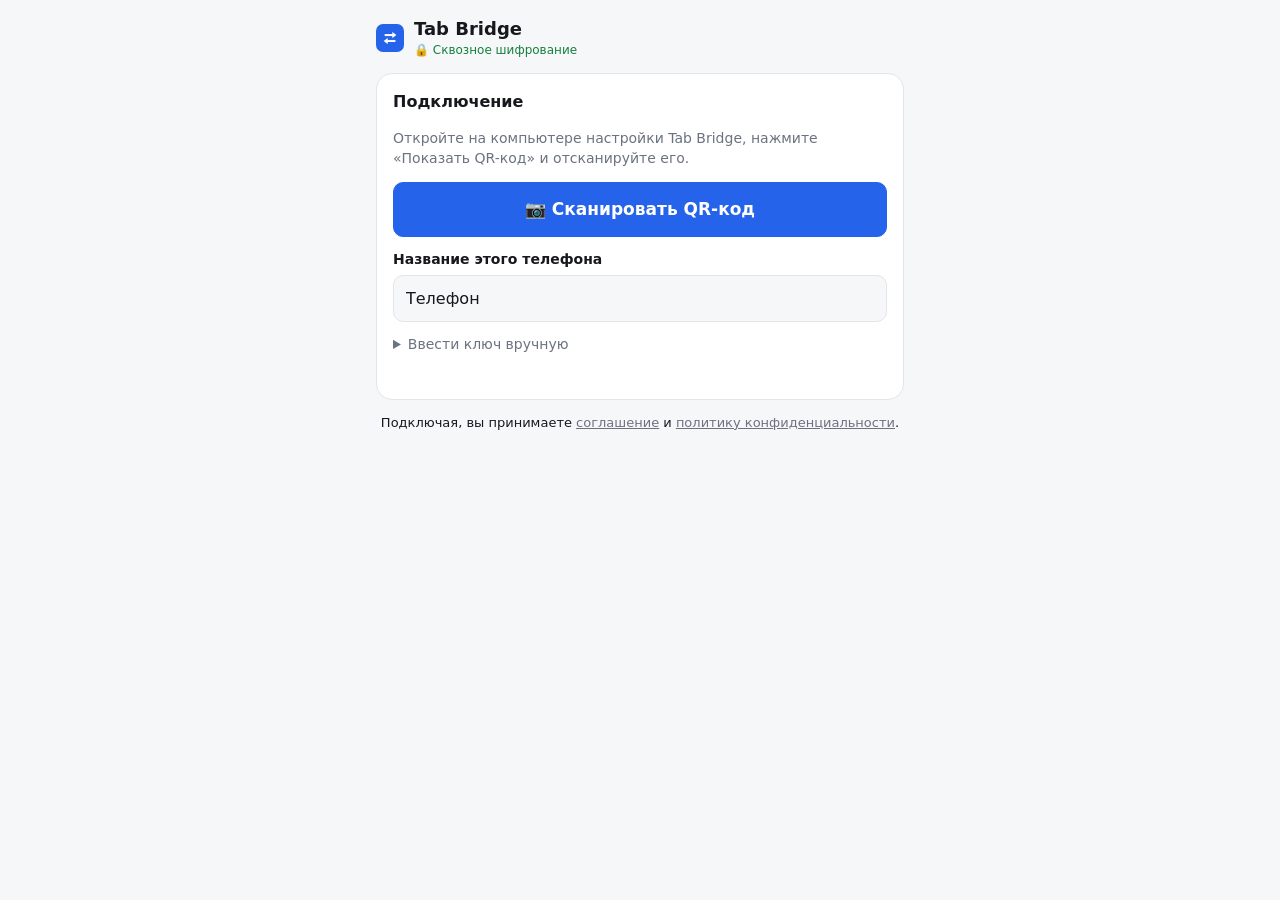
<file: docs/index.html>
<!doctype html>
<html lang="ru">
<head>
  <meta charset="utf-8">
  <meta name="viewport" content="width=device-width, initial-scale=1, viewport-fit=cover">
  <meta http-equiv="Content-Security-Policy" content="default-src 'self'; script-src 'self'; style-src 'self'; img-src 'self' data: blob:; media-src 'self' blob: mediastream:; connect-src https: wss:; manifest-src 'self'; worker-src 'self'; base-uri 'none'; form-action 'none'; object-src 'none'">
  <meta name="referrer" content="no-referrer">
  <meta name="theme-color" content="#2563eb">
  <meta name="apple-mobile-web-app-capable" content="yes">
  <meta name="apple-mobile-web-app-title" content="Tab Bridge">
  <title>Tab Bridge</title>
  <link rel="manifest" href="manifest.webmanifest">
  <link rel="icon" href="icons/icon-192.png">
  <link rel="apple-touch-icon" href="icons/icon-192.png">
  <link rel="stylesheet" href="app.css">
</head>
<body>
<main>
  <header>
    <img src="icons/icon-192.png" alt="" width="28" height="28">
    <div>
      <div class="title">Tab Bridge</div>
      <div class="lock" id="meLine">🔒 Сквозное шифрование</div>
    </div>
    <button id="openSettings" class="ghost" hidden>Настройки</button>
  </header>

  <!-- Подтверждение подключения по ссылке/QR-коду (ссылку мог прислать и посторонний) -->
  <section id="confirm" hidden>
    <div class="card">
      <h2>Подключить к вашему компьютеру?</h2>
      <p class="mem" id="cpDevices">Проверяю, что это за устройства…</p>
      <p class="warn small" id="cpWarn" hidden>Сейчас Tab Bridge здесь подключён к другим устройствам — от них он отключится.</p>
      <p class="muted small">Подключайте, только если вы <b>сами</b> отсканировали QR-код в настройках Tab Bridge на своём компьютере. Если ссылку прислал кто-то другой — нажмите «Отмена».</p>
      <button id="cpYes" class="primary wide">Подключить</button>
      <button id="cpNo" class="wide mt6">Отмена</button>
    </div>
  </section>

  <!-- iPhone в Safari после QR-кода: Safari подключён для отправки; получать — через экран «Домой» -->
  <section id="install" hidden>
    <div class="card ok-card" id="safariOk">
      <h2>✓ Safari подключён</h2>
      <p class="muted" id="safariOkText">Теперь из Safari можно отправлять ссылки на компьютер.</p>
    </div>
    <div class="card" id="installCard">
      <h2>Установите Tab Bridge на экран «Домой»</h2>
      <p class="muted">Тогда вкладки с компьютера будут приходить уведомлением.</p>
      <ol class="steps big-steps">
        <li>Внизу экрана нажмите <span class="ios-btn" aria-label="Поделиться">⎙</span></li>
        <li>Пролистайте вниз и выберите <span class="ios-row">⊞ На экран «Домой»</span></li>
        <li>Откройте <b>Tab Bridge</b> с экрана «Домой» и нажмите <b>«Сканировать QR-код»</b></li>
      </ol>
      <button id="pairHere" class="link mt">Получать вкладки прямо в Safari, без уведомлений</button>
    </div>
  </section>

  <!-- Подключение -->
  <section id="setup" hidden>
    <div class="card">
      <h2>Подключение</h2>
      <p class="muted" id="setupHint">Откройте на компьютере настройки Tab Bridge, нажмите «Показать QR-код» и отсканируйте его.</p>
      <button id="scan" class="primary big">📷 Сканировать QR-код</button>
      <label for="deviceName">Название этого телефона</label>
      <input id="deviceName" type="text" maxlength="40">
      <details id="manual">
        <summary>Ввести ключ вручную</summary>
        <label for="secret">Ключ (с компьютера: Настройки → Дополнительно)</label>
        <input id="secret" type="text" autocomplete="off" autocapitalize="off" spellcheck="false" class="mono">
        <label for="server">Сервер ntfy</label>
        <input id="server" type="url" spellcheck="false">
        <button id="saveSetup" class="primary mt wide">Подключить</button>
      </details>
      <div id="setupMsg" class="msg" role="status"></div>
    </div>
    <p class="legal-links">Подключая, вы принимаете <a href="terms.html">соглашение</a> и <a href="privacy.html">политику конфиденциальности</a>.</p>
  </section>

  <!-- Основной экран -->
  <section id="app" hidden>
    <div class="card open-card" id="openCard" hidden>
      <div class="muted small">Новая вкладка</div>
      <div class="open-title" id="openTitle"></div>
      <div class="row">
        <button id="openGo" class="primary">Открыть</button>
        <button id="openClose">Позже</button>
      </div>
    </div>

    <div class="card" id="senderCard" hidden>
      <h2>Это Safari — он только отправляет</h2>
      <p class="muted">Присланные с компьютера вкладки приходят в приложение Tab Bridge на экране «Домой».</p>
    </div>

    <!-- Главное действие: отправить на компьютер ссылку, скриншот или текст -->
    <div class="card hero" id="sendHero">
      <h2 class="hero-title">Отправить на компьютер</h2>
      <div class="seg" role="tablist" aria-label="Что отправить">
        <button role="tab" id="segLink" aria-selected="true" aria-controls="paneLink">🔗 Ссылку</button>
        <button role="tab" id="segPhoto" aria-selected="false" aria-controls="panePhoto">🖼 Скриншот</button>
        <button role="tab" id="segText" aria-selected="false" aria-controls="paneText">✏️ Текст</button>
      </div>

      <div id="paneLink" role="tabpanel" aria-labelledby="segLink">
        <ol class="howto" aria-label="Как отправить">
          <li>
            <div class="howto-pic" aria-hidden="true">
              <span class="ios-btn">⎙</span><span class="pic-arrow">›</span><span class="ios-row">⧉ Скопировать</span>
            </div>
            <div class="howto-text">В Safari или другом приложении нажмите «Поделиться», затем «Скопировать»</div>
          </li>
          <li>
            <div class="howto-pic" aria-hidden="true"><span class="mini-btn">Вставить и отправить</span></div>
            <div class="howto-text">Вернитесь сюда и нажмите кнопку</div>
          </li>
        </ol>
        <button id="clipSend" class="primary hero-btn">
          <span class="hb-main">📋 Вставить и отправить</span>
          <span class="hb-sub" id="clipTarget"></span>
        </button>
        <p class="muted small center" id="pasteHint">iPhone спросит «Вставить?» — нажмите «Вставить».</p>
        <details class="manual-send" id="manualSend">
          <summary>Вставить ссылку вручную</summary>
          <div class="urlrow mt6">
            <input id="url" type="url" inputmode="url" placeholder="https://…" autocomplete="off">
            <button id="paste">Вставить</button>
          </div>
          <div id="targets" class="targets"></div>
        </details>
      </div>

      <div id="panePhoto" role="tabpanel" aria-labelledby="segPhoto" hidden>
        <button id="photoPick" class="pick">
          <span class="pick-icon" aria-hidden="true">🖼</span>
          <span class="pick-main">Выбрать скриншот или фото</span>
          <span class="pick-sub">из «Фото» или «Файлов», можно несколько</span>
        </button>
        <input type="file" id="photoInput" class="vh" accept="image/*" multiple tabindex="-1" aria-hidden="true">
        <div class="thumbs" id="thumbs"></div>
        <label class="check full-q" id="fullQualityRow" hidden><input type="checkbox" id="fullQuality"> Исходное качество (отправка дольше)</label>
        <button id="photoSend" class="primary hero-btn" hidden>
          <span class="hb-main" id="photoSendMain">Отправить</span>
          <span class="hb-sub" id="photoTarget"></span>
        </button>
        <button id="photoPaste" class="wide mt6">📋 Вставить скопированную картинку</button>
        <p class="muted small center">Только что сделали скриншот? Нажмите на миниатюру в углу экрана → ⎙ → «Скопировать», затем «Вставить скопированную картинку».</p>
      </div>

      <div id="paneText" role="tabpanel" aria-labelledby="segText" hidden>
        <textarea id="textInput" rows="5" placeholder="Напишите или вставьте текст"></textarea>
        <button id="textPaste" class="wide mt6">📋 Вставить скопированный текст</button>
        <button id="textSend" class="primary hero-btn mt">
          <span class="hb-main">Отправить текст</span>
          <span class="hb-sub" id="textTarget"></span>
        </button>
      </div>

      <div id="sendMsg" class="msg center" role="status"></div>
      <div class="sent-done" id="sentDone" hidden>
        <div class="sd-icon">✓</div>
        <div class="sd-text" id="sentDoneText"></div>
        <div class="warn small" id="sentDoneWarn" hidden>На компьютере старая версия расширения — может не дойти. Обновите Tab Bridge на компьютере (нужна 3.6 или новее).</div>
      </div>
    </div>

    <div class="card faster" id="quickBanner" hidden>
      <div class="faster-text">
        <b>Хотите ещё быстрее?</b>
        <span class="muted">Кнопка «На ПК» прямо в меню «Поделиться» — без копирования.</span>
      </div>
      <div class="row">
        <button id="quickBannerGo" class="primary">Настроить за 1 минуту</button>
        <button id="quickBannerHide">Скрыть</button>
      </div>
    </div>
    <p class="muted small center" id="androidHint" hidden>Ещё проще: в любом приложении «Поделиться» → <b>Tab Bridge</b>.</p>

    <div class="card push" id="pushCard" hidden>
      <h2>🔔 Уведомления о новых вкладках</h2>
      <p class="muted" id="pushText"></p>
      <button id="pushBtn" class="primary" hidden>Включить уведомления</button>
      <div id="pushMsg" class="msg" role="status"></div>
    </div>

    <div class="card">
      <div class="tabs">
        <button id="tabRecv" class="on">Получено</button>
        <button id="tabSent">Отправлено</button>
      </div>
      <ul id="list"></ul>
      <div id="empty" class="muted"></div>
      <div class="head mt6">
        <div id="state" class="muted small"></div>
        <button id="clear" class="link" hidden>Очистить</button>
      </div>
    </div>

    <div class="card">
      <h2>Мои устройства</h2>
      <div id="devices"></div>
    </div>
  </section>

  <!-- Быстрая отправка: мастер по шагам -->
  <section id="quick" hidden>
    <div class="wiz-top">
      <button id="closeQuick" class="link">← Назад</button>
      <span class="muted small" id="wizProgress"></span>
    </div>

    <!-- iPhone: шаг 1 -->
    <div class="card wiz" id="wiz1" hidden>
      <div class="wiz-goal">
        <div class="howto-pic big" aria-hidden="true"><span class="ios-btn">⎙</span><span class="pic-arrow">›</span><span class="ios-row">📤 На ПК</span></div>
        <p>Цель: в любом приложении нажать «Поделиться» → <b>«На ПК»</b>, и ссылка сразу на компьютере.</p>
      </div>
      <h2>Шаг 1. Подключите Safari</h2>
      <p class="muted">Кнопка «На ПК» работает через Safari. Нажмите — откроется Safari и подключится сам. Потом вернитесь сюда.</p>
      <button id="linkSafari" class="primary hero-btn"><span class="hb-main">Подключить Safari</span></button>
      <div class="wiz-status" id="safariStatus" role="status"></div>
      <details class="mt">
        <summary>Safari не открылся?</summary>
        <p class="muted small">Наведите камеру iPhone на QR-код в настройках Tab Bridge на компьютере и откройте ссылку — Safari подключится сам.</p>
      </details>
      <button id="wiz1Next" class="wide mt" disabled>Дальше</button>
    </div>

    <!-- iPhone: шаг 2 -->
    <div class="card wiz" id="wiz2" hidden>
      <h2>Шаг 2. Добавьте кнопку «На ПК»</h2>
      <div id="shortcutOneTap">
        <p class="muted">Нажмите кнопку ниже. Откроется приложение «Команды» — там нажмите <b>«Добавить команду»</b>.</p>
        <button id="addShortcut" class="primary hero-btn"><span class="hb-main">Добавить «На ПК»</span></button>
      </div>
      <div id="shortcutManual" hidden>
        <p class="muted">Это делается один раз в приложении «Команды» — всего одно действие. Идите по пунктам сверху вниз.</p>
        <ol class="steps big-steps recipe">
          <li><button id="copyShortcut" class="primary wide">Скопировать адрес</button>
            <span class="wiz-status" id="copyStatus" role="status"></span></li>
          <li><button id="openShortcuts" class="wide">Открыть «Команды»</button>
            <span class="muted small">Откроется новая пустая команда.</span></li>
          <li>Внизу нажмите <span class="ios-btn" aria-label="Сведения">ⓘ</span> и включите <b>«Показывать в меню „Поделиться“»</b>. Нажмите «Готово».</li>
          <li>Нажмите <b>«Добавить действие»</b> (или поиск внизу), введите <span class="ios-row">Открыть URL</span> и выберите <b>«Открыть URL-адреса»</b>.</li>
          <li>Нажмите на синее слово <b>«URL»</b> в этом действии, подержите палец в поле → <b>«Вставить»</b>. Появится текст <span class="ios-row">x-safari-https://…</span>.
            <span class="muted small">Если выскочило меню «Спрашивать каждый раз / Буфер обмена / …» — в нём ничего не выбирайте (<b>«Буфер обмена» не подходит</b>). Если уже выбрали — нажмите на него → <b>«Очистить»</b>.</span></li>
          <li>Не убирая клавиатуру, в строке над ней нажмите <b>«Входные данные команды»</b>. Значок должен встать <b>сразу после «#u=»</b> — без пробела и переноса строки. Получится: <span class="ios-row">x-safari-https://…#u=</span><span class="ios-row">Входные данные команды</span></li>
          <li>Вверху нажмите <b>«Новая команда»</b> → «Переименовать» → <b>На ПК</b>. Нажмите <b>«Готово»</b>.</li>
        </ol>
        <details>
          <summary>Появляется ошибка или Safari не открывается</summary>
          <p class="muted small">Скопируйте этот адрес и замените им адрес из пункта 1 в действии. Тогда ссылка откроется в браузере по умолчанию — им должен быть Safari.</p>
          <button id="copyShortcut16" class="wide">Скопировать запасной адрес</button>
        </details>
        <button id="wiz2Skip" class="link mt">Сложно? Пропустить — пользоваться кнопкой «Вставить и отправить»</button>
      </div>
      <button id="wiz2Next" class="wide mt">Готово, дальше</button>
    </div>

    <!-- iPhone: шаг 3 -->
    <div class="card wiz" id="wiz3" hidden>
      <h2>Шаг 3. Проверьте</h2>
      <ol class="steps big-steps">
        <li>Откройте любой сайт в Safari.</li>
        <li>Нажмите <span class="ios-btn">⎙</span> и пролистайте список вниз до <span class="ios-row">📤 На ПК</span>.</li>
        <li>В первый раз iPhone спросит разрешение — нажмите <b>«Разрешить»</b>.</li>
      </ol>
      <p class="muted">Страница появится на компьютере. Готово — теперь так можно отправлять всегда.</p>
      <button id="wizDone" class="primary wide">Готово</button>
      <p class="muted small mt">Не получилось? Ничего страшного: кнопка «Вставить и отправить» на главном экране работает всегда.</p>
    </div>

    <!-- Android -->
    <div class="card wiz" id="wizAndroid" hidden>
      <h2>«Поделиться» → Tab Bridge</h2>
      <ol class="steps big-steps">
        <li>Установите Tab Bridge: меню <b>⋮</b> → <b>«Установить приложение»</b>.</li>
        <li>В любом приложении нажмите «Поделиться» и выберите <b>Tab Bridge</b> — ссылка уйдёт сама.</li>
      </ol>
      <button id="wizAndroidDone" class="primary wide">Понятно</button>
    </div>

    <!-- Для опытных: закладка в Safari -->
    <details class="card expert" id="qBookmark" hidden>
      <summary>Для опытных: кнопка в избранном Safari</summary>
      <p class="muted small">На любом сайте: адресная строка → «📤 На ПК». Настройка: скопируйте код, добавьте любую страницу в «Избранное», затем в закладках «Изменить» → откройте её → вставьте код вместо адреса.</p>
      <button id="copyBookmarklet" class="wide">Скопировать код кнопки</button>
      <textarea id="bookmarkletCode" class="code" readonly rows="3"></textarea>
    </details>
    <div id="quickMsg" class="msg center" role="status"></div>
  </section>

  <!-- Настройки -->
  <section id="settings" hidden>
    <div class="card">
      <h2>Настройки</h2>
      <label for="myName">Название этого телефона</label>
      <input id="myName" type="text" maxlength="40">
      <div id="openInBlock">
        <label for="openIn">Открывать присланные ссылки в</label>
        <div class="urlrow">
          <select id="openIn"></select>
          <button id="testOpen">Проверить</button>
        </div>
        <p class="muted small" id="openHint"></p>
      </div>
      <label for="quickTarget">Быстрая отправка (кнопка, «Поделиться», из буфера)</label>
      <select id="quickTarget"></select>
      <button id="openQuick" class="wide mt">⚡ Настроить быструю отправку</button>
      <div class="row">
        <button id="saveName" class="primary">Сохранить</button>
        <button id="closeSettings">Назад</button>
      </div>
      <div id="settingsMsg" class="msg" role="status"></div>
    </div>

    <div class="card">
      <h2>Проверка связи</h2>
      <p class="muted">Если отправка идёт долго или «зависает» — проверьте, как этот телефон достаёт до сервера. Займёт до минуты; ваши данные не отправляются.</p>
      <button id="netCheck" class="wide">Проверить связь</button>
      <ul class="net-steps" id="netSteps"></ul>
      <p class="mem" id="netVerdict" hidden></p>
      <button id="netCopy" class="wide mt6" hidden>Скопировать результат</button>
    </div>

    <div class="card">
      <h2>Память</h2>
      <p class="muted">Присланные картинки хранятся <b>внутри Tab Bridge</b>, а не в «Фото». Чтобы картинка попала в «Фото», откройте её и нажмите «Сохранить». На сервере всё зашифровано и удаляется само: файлы через 3 часа, сообщения через 12 часов.</p>
      <div class="mem" id="memStats">Считаю…</div>
      <label for="keepDays">Хранить полученные файлы</label>
      <select id="keepDays">
        <option value="1">1 день</option>
        <option value="7">7 дней</option>
        <option value="30">30 дней</option>
        <option value="0">Пока есть место (до 150 МБ)</option>
      </select>
      <p class="muted small">Старые файлы удаляются сами. Если файлы займут больше 150 МБ, удаляются самые старые.</p>
      <button id="deleteFiles" class="wide">Удалить полученные файлы</button>
      <button id="clearAll" class="wide mt6">Очистить всю историю</button>
      <div id="memMsg" class="msg" role="status"></div>
    </div>

    <div class="card">
      <button id="forget" class="danger">Отключить этот телефон</button>
      <p class="muted small">Телефон исчезнет из списка на остальных устройствах. С телефона удалятся ключ, история и все полученные файлы.</p>
    </div>
    <p class="muted small center" id="appVersion"></p>
    <p class="legal-links"><a href="privacy.html">Конфиденциальность</a> · <a href="terms.html">Соглашение</a></p>
  </section>
</main>

<!-- Просмотр присланного текста или картинки -->
<div id="viewer" class="viewer" role="dialog" aria-modal="true" aria-labelledby="viewerTitle" hidden>
  <div class="viewer-top">
    <div class="viewer-head"><div class="viewer-title" id="viewerTitle"></div><div class="muted small" id="viewerMeta"></div></div>
    <button id="viewerClose" class="ghost">Закрыть</button>
  </div>
  <div class="viewer-body" id="viewerBody"></div>
  <div class="viewer-actions" id="viewerActions"></div>
  <div class="msg center" id="viewerMsg" role="status"></div>
</div>

<!-- Меню ссылки «⋯» -->
<div id="sheet" class="sheet-bg" hidden>
  <div class="sheet" role="dialog" aria-modal="true" aria-labelledby="sheetTitle">
    <div class="sheet-title" id="sheetTitle"></div>
    <div id="sheetActions"></div>
    <button id="sheetCancel" class="sheet-cancel">Отмена</button>
  </div>
</div>

<!-- Сканер QR-кода -->
<div id="scanner" hidden>
  <video id="video" playsinline muted></video>
  <div class="frame"></div>
  <div class="scanbar">
    <div id="scanMsg">Наведите камеру на QR-код на экране компьютера</div>
    <button id="scanCancel">Отмена</button>
  </div>
</div>

<script src="config.js"></script>
<script src="tb-crypto.js"></script>
<script src="tb-core.js"></script>
<script src="blobstore.js"></script>
<script src="shared.js"></script>
<script src="shrink.js"></script>
<script src="lib/jsQR.js"></script>
<script src="app.js"></script>
</body>
</html>
</file>
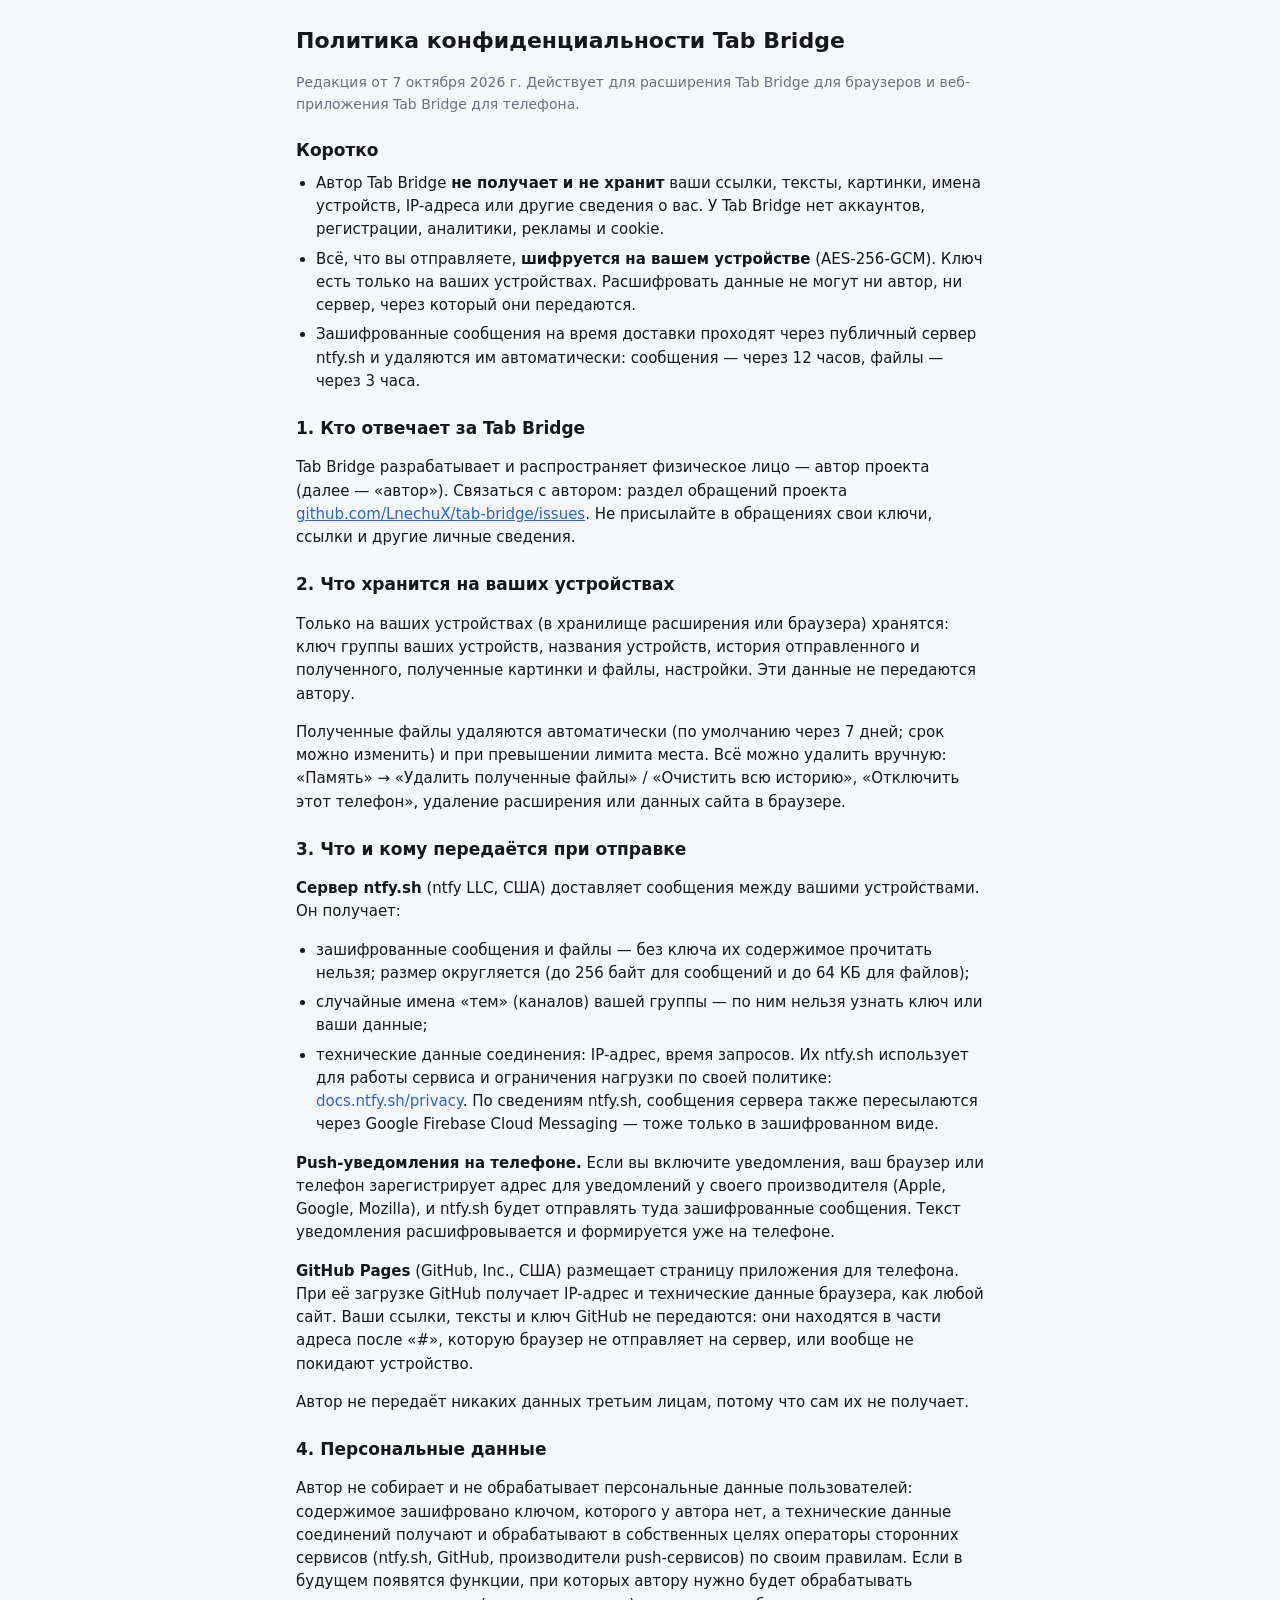
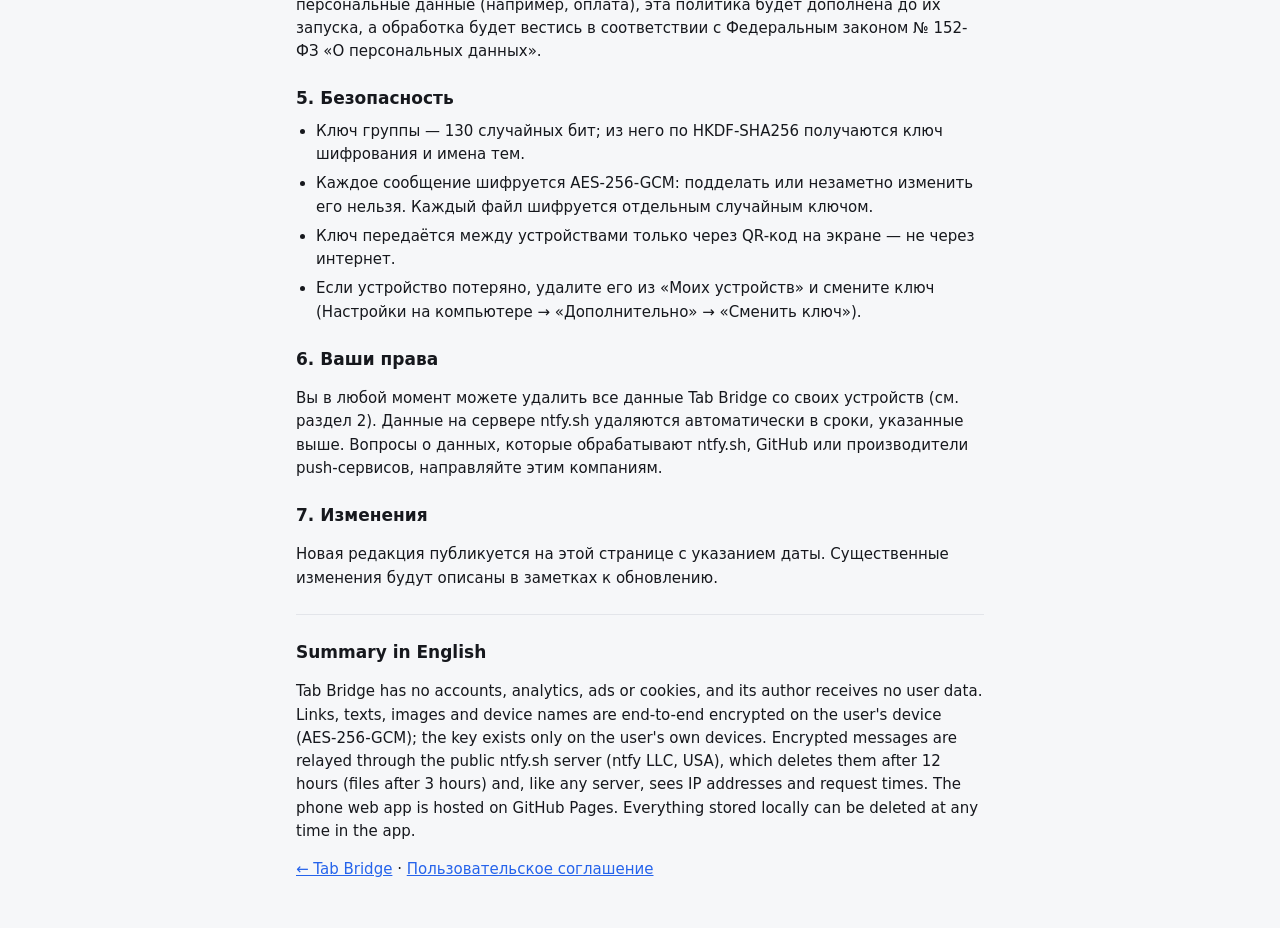
<file: docs/privacy.html>
<!doctype html>
<html lang="ru">
<head>
  <meta charset="utf-8">
  <meta name="viewport" content="width=device-width, initial-scale=1">
  <meta http-equiv="Content-Security-Policy" content="default-src 'none'; style-src 'self'; img-src 'self'; base-uri 'none'; form-action 'none'">
  <meta name="referrer" content="no-referrer">
  <title>Tab Bridge — политика конфиденциальности</title>
  <link rel="icon" href="icons/icon-192.png">
  <link rel="stylesheet" href="app.css">
</head>
<body>
<main class="legal">
  <h1>Политика конфиденциальности Tab Bridge</h1>
  <p class="muted">Редакция от 7 октября 2026 г. Действует для расширения Tab Bridge для браузеров и веб-приложения Tab Bridge для телефона.</p>

  <h2>Коротко</h2>
  <ul>
    <li>Автор Tab Bridge <b>не получает и не хранит</b> ваши ссылки, тексты, картинки, имена устройств, IP-адреса или другие сведения о вас. У Tab Bridge нет аккаунтов, регистрации, аналитики, рекламы и cookie.</li>
    <li>Всё, что вы отправляете, <b>шифруется на вашем устройстве</b> (AES-256-GCM). Ключ есть только на ваших устройствах. Расшифровать данные не могут ни автор, ни сервер, через который они передаются.</li>
    <li>Зашифрованные сообщения на время доставки проходят через публичный сервер ntfy.sh и удаляются им автоматически: сообщения — через 12 часов, файлы — через 3 часа.</li>
  </ul>

  <h2>1. Кто отвечает за Tab Bridge</h2>
  <p>Tab Bridge разрабатывает и распространяет физическое лицо — автор проекта (далее — «автор»). Связаться с автором: раздел обращений проекта
    <a href="https://github.com/LnechuX/tab-bridge/issues" rel="noreferrer">github.com/LnechuX/tab-bridge/issues</a>.
    Не присылайте в обращениях свои ключи, ссылки и другие личные сведения.</p>

  <h2>2. Что хранится на ваших устройствах</h2>
  <p>Только на ваших устройствах (в хранилище расширения или браузера) хранятся: ключ группы ваших устройств, названия устройств,
    история отправленного и полученного, полученные картинки и файлы, настройки. Эти данные не передаются автору.</p>
  <p>Полученные файлы удаляются автоматически (по умолчанию через 7 дней; срок можно изменить) и при превышении лимита места.
    Всё можно удалить вручную: «Память» → «Удалить полученные файлы» / «Очистить всю историю», «Отключить этот телефон»,
    удаление расширения или данных сайта в браузере.</p>

  <h2>3. Что и кому передаётся при отправке</h2>
  <p><b>Сервер ntfy.sh</b> (ntfy LLC, США) доставляет сообщения между вашими устройствами. Он получает:</p>
  <ul>
    <li>зашифрованные сообщения и файлы — без ключа их содержимое прочитать нельзя; размер округляется (до 256 байт для сообщений и до 64 КБ для файлов);</li>
    <li>случайные имена «тем» (каналов) вашей группы — по ним нельзя узнать ключ или ваши данные;</li>
    <li>технические данные соединения: IP-адрес, время запросов. Их ntfy.sh использует для работы сервиса и ограничения нагрузки
      по своей политике: <a href="https://docs.ntfy.sh/privacy/" rel="noreferrer">docs.ntfy.sh/privacy</a>.
      По сведениям ntfy.sh, сообщения сервера также пересылаются через Google Firebase Cloud Messaging — тоже только в зашифрованном виде.</li>
  </ul>
  <p><b>Push-уведомления на телефоне.</b> Если вы включите уведомления, ваш браузер или телефон зарегистрирует адрес для уведомлений
    у своего производителя (Apple, Google, Mozilla), и ntfy.sh будет отправлять туда зашифрованные сообщения. Текст уведомления
    расшифровывается и формируется уже на телефоне.</p>
  <p><b>GitHub Pages</b> (GitHub, Inc., США) размещает страницу приложения для телефона. При её загрузке GitHub получает IP-адрес
    и технические данные браузера, как любой сайт. Ваши ссылки, тексты и ключ GitHub не передаются: они находятся в части адреса
    после «#», которую браузер не отправляет на сервер, или вообще не покидают устройство.</p>
  <p>Автор не передаёт никаких данных третьим лицам, потому что сам их не получает.</p>

  <h2>4. Персональные данные</h2>
  <p>Автор не собирает и не обрабатывает персональные данные пользователей: содержимое зашифровано ключом, которого у автора нет,
    а технические данные соединений получают и обрабатывают в собственных целях операторы сторонних сервисов (ntfy.sh, GitHub,
    производители push-сервисов) по своим правилам. Если в будущем появятся функции, при которых автору нужно будет обрабатывать
    персональные данные (например, оплата), эта политика будет дополнена до их запуска, а обработка будет вестись
    в соответствии с Федеральным законом № 152-ФЗ «О персональных данных».</p>

  <h2>5. Безопасность</h2>
  <ul>
    <li>Ключ группы — 130 случайных бит; из него по HKDF-SHA256 получаются ключ шифрования и имена тем.</li>
    <li>Каждое сообщение шифруется AES-256-GCM: подделать или незаметно изменить его нельзя. Каждый файл шифруется отдельным случайным ключом.</li>
    <li>Ключ передаётся между устройствами только через QR-код на экране — не через интернет.</li>
    <li>Если устройство потеряно, удалите его из «Моих устройств» и смените ключ (Настройки на компьютере → «Дополнительно» → «Сменить ключ»).</li>
  </ul>

  <h2>6. Ваши права</h2>
  <p>Вы в любой момент можете удалить все данные Tab Bridge со своих устройств (см. раздел 2). Данные на сервере ntfy.sh
    удаляются автоматически в сроки, указанные выше. Вопросы о данных, которые обрабатывают ntfy.sh, GitHub или производители
    push-сервисов, направляйте этим компаниям.</p>

  <h2>7. Изменения</h2>
  <p>Новая редакция публикуется на этой странице с указанием даты. Существенные изменения будут описаны в заметках к обновлению.</p>

  <hr>
  <h2 lang="en">Summary in English</h2>
  <p lang="en">Tab Bridge has no accounts, analytics, ads or cookies, and its author receives no user data. Links, texts, images and device
    names are end-to-end encrypted on the user's device (AES-256-GCM); the key exists only on the user's own devices. Encrypted
    messages are relayed through the public ntfy.sh server (ntfy LLC, USA), which deletes them after 12 hours (files after 3 hours)
    and, like any server, sees IP addresses and request times. The phone web app is hosted on GitHub Pages. Everything stored locally
    can be deleted at any time in the app.</p>
  <p><a href="./">← Tab Bridge</a> · <a href="terms.html">Пользовательское соглашение</a></p>
</main>
</body>
</html>
</file>
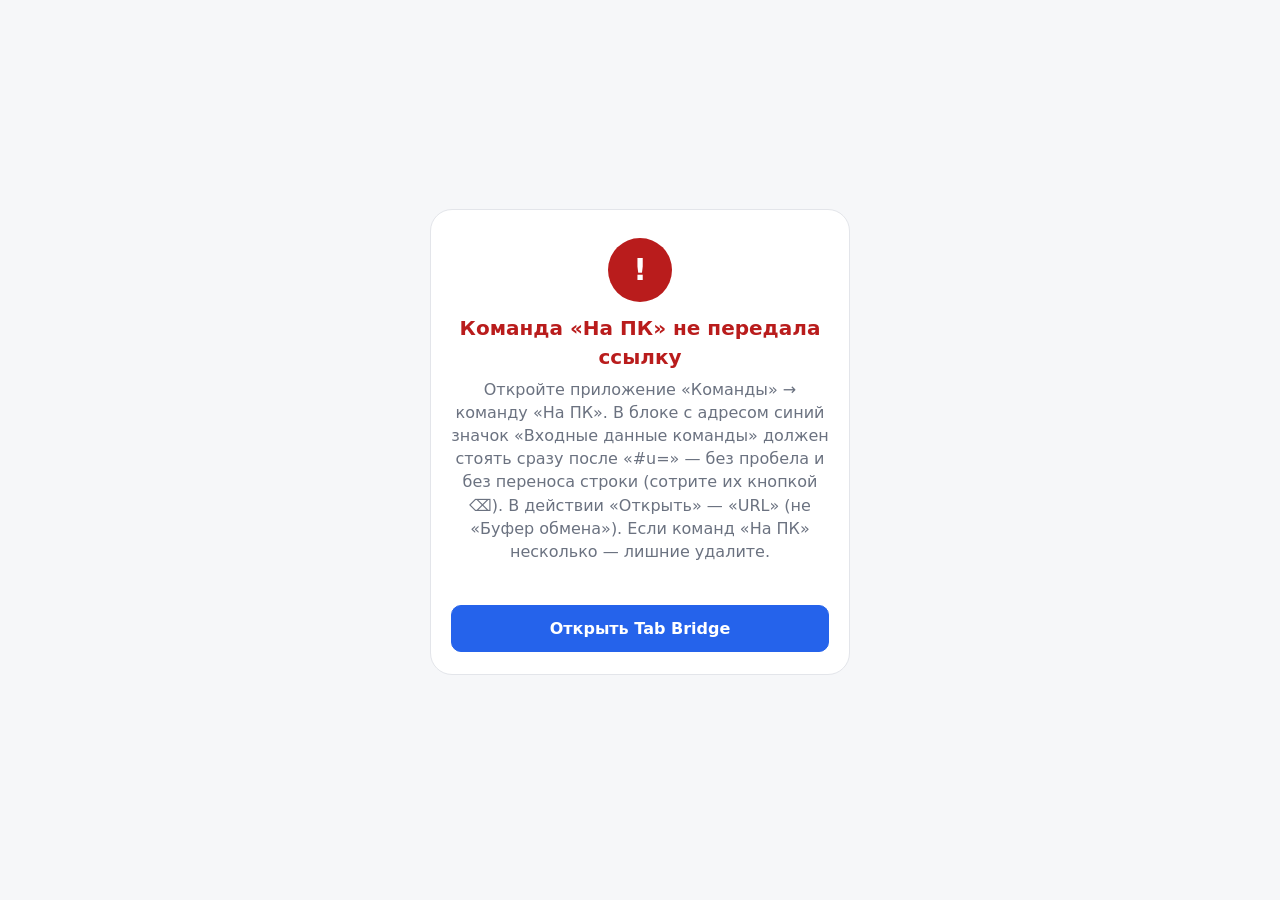
<file: docs/send.html>
<!doctype html>
<html lang="ru">
<head>
  <meta charset="utf-8">
  <meta name="viewport" content="width=device-width, initial-scale=1, viewport-fit=cover">
  <meta http-equiv="Content-Security-Policy" content="default-src 'self'; script-src 'self'; style-src 'self'; img-src 'self'; connect-src https: wss:; base-uri 'none'; form-action 'none'; object-src 'none'">
  <meta name="referrer" content="no-referrer">
  <meta name="theme-color" content="#2563eb">
  <title>Tab Bridge — отправка</title>
  <link rel="icon" href="icons/icon-192.png">
  <link rel="stylesheet" href="app.css">
</head>
<body class="send-page">
<main>
  <div class="send-box" id="box">
    <div class="send-icon" id="icon">⏳</div>
    <div class="send-title" id="title">Отправляю…</div>
    <div class="send-sub" id="sub"></div>
    <div class="send-link" id="link"></div>
    <div class="targets" id="targets"></div>
    <label class="check send-remember" id="rememberRow" hidden><input type="checkbox" id="remember"> Запомнить и больше не спрашивать</label>
    <div class="send-actions" id="actions"></div>
  </div>
</main>
<script src="tb-crypto.js"></script>
<script src="tb-core.js"></script>
<script src="blobstore.js"></script>
<script src="shared.js"></script>
<script src="send.js"></script>
</body>
</html>
</file>
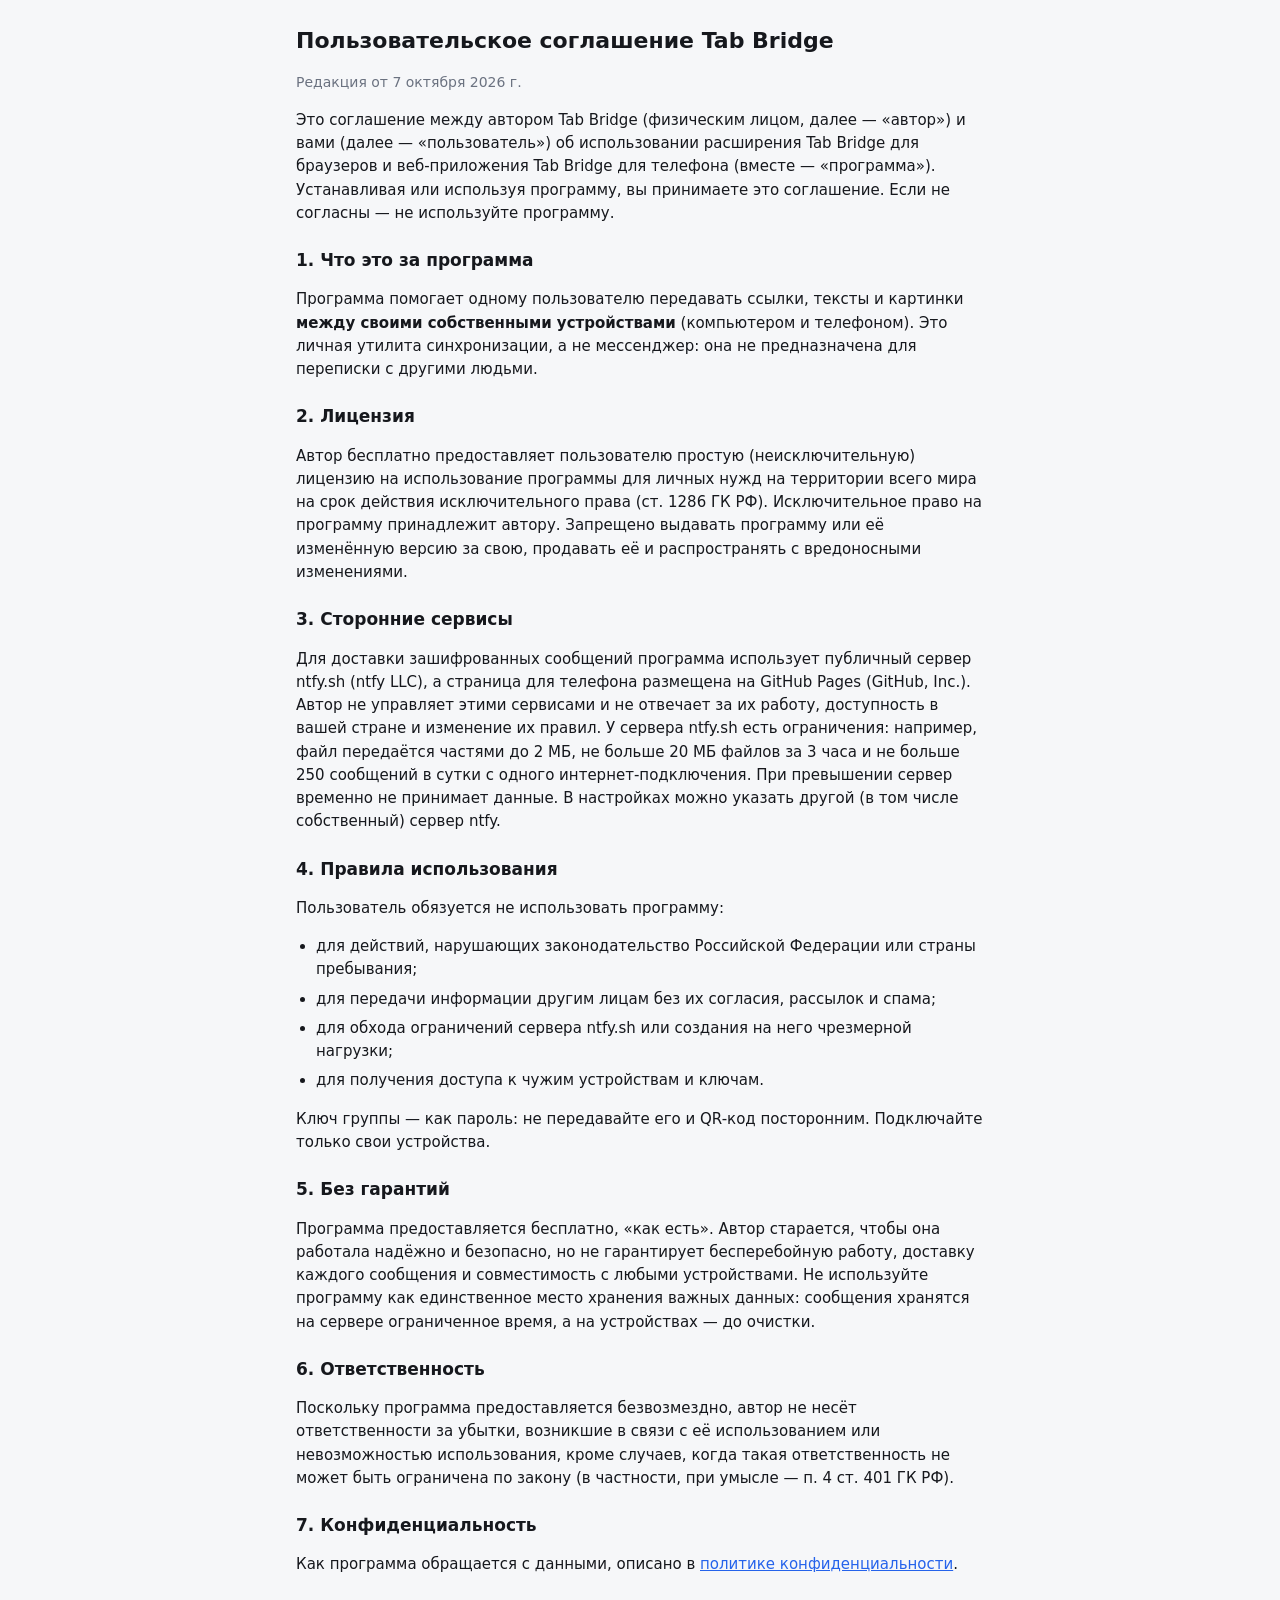
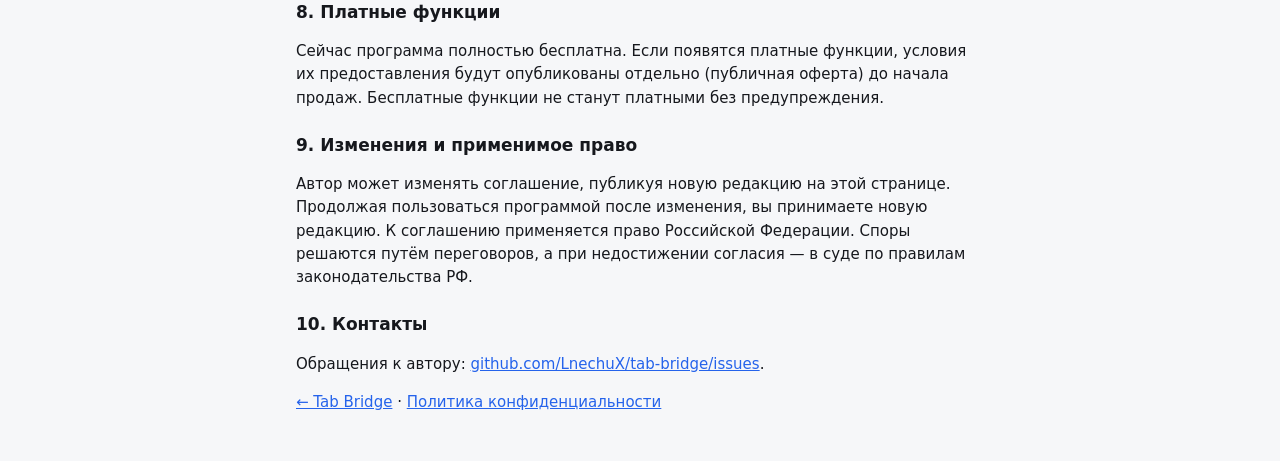
<file: docs/terms.html>
<!doctype html>
<html lang="ru">
<head>
  <meta charset="utf-8">
  <meta name="viewport" content="width=device-width, initial-scale=1">
  <meta http-equiv="Content-Security-Policy" content="default-src 'none'; style-src 'self'; img-src 'self'; base-uri 'none'; form-action 'none'">
  <meta name="referrer" content="no-referrer">
  <title>Tab Bridge — пользовательское соглашение</title>
  <link rel="icon" href="icons/icon-192.png">
  <link rel="stylesheet" href="app.css">
</head>
<body>
<main class="legal">
  <h1>Пользовательское соглашение Tab Bridge</h1>
  <p class="muted">Редакция от 7 октября 2026 г.</p>

  <p>Это соглашение между автором Tab Bridge (физическим лицом, далее — «автор») и вами (далее — «пользователь») об использовании
    расширения Tab Bridge для браузеров и веб-приложения Tab Bridge для телефона (вместе — «программа»). Устанавливая или используя
    программу, вы принимаете это соглашение. Если не согласны — не используйте программу.</p>

  <h2>1. Что это за программа</h2>
  <p>Программа помогает одному пользователю передавать ссылки, тексты и картинки <b>между своими собственными устройствами</b>
    (компьютером и телефоном). Это личная утилита синхронизации, а не мессенджер: она не предназначена для переписки с другими людьми.</p>

  <h2>2. Лицензия</h2>
  <p>Автор бесплатно предоставляет пользователю простую (неисключительную) лицензию на использование программы для личных нужд
    на территории всего мира на срок действия исключительного права (ст. 1286 ГК РФ). Исключительное право на программу принадлежит автору.
    Запрещено выдавать программу или её изменённую версию за свою, продавать её и распространять с вредоносными изменениями.</p>

  <h2>3. Сторонние сервисы</h2>
  <p>Для доставки зашифрованных сообщений программа использует публичный сервер ntfy.sh (ntfy LLC), а страница для телефона размещена
    на GitHub Pages (GitHub, Inc.). Автор не управляет этими сервисами и не отвечает за их работу, доступность в вашей стране и изменение
    их правил. У сервера ntfy.sh есть ограничения: например, файл передаётся частями до 2 МБ, не больше 20 МБ файлов за 3 часа
    и не больше 250 сообщений в сутки с одного интернет-подключения. При превышении сервер временно не принимает данные.
    В настройках можно указать другой (в том числе собственный) сервер ntfy.</p>

  <h2>4. Правила использования</h2>
  <p>Пользователь обязуется не использовать программу:</p>
  <ul>
    <li>для действий, нарушающих законодательство Российской Федерации или страны пребывания;</li>
    <li>для передачи информации другим лицам без их согласия, рассылок и спама;</li>
    <li>для обхода ограничений сервера ntfy.sh или создания на него чрезмерной нагрузки;</li>
    <li>для получения доступа к чужим устройствам и ключам.</li>
  </ul>
  <p>Ключ группы — как пароль: не передавайте его и QR-код посторонним. Подключайте только свои устройства.</p>

  <h2>5. Без гарантий</h2>
  <p>Программа предоставляется бесплатно, «как есть». Автор старается, чтобы она работала надёжно и безопасно, но не гарантирует
    бесперебойную работу, доставку каждого сообщения и совместимость с любыми устройствами. Не используйте программу как единственное
    место хранения важных данных: сообщения хранятся на сервере ограниченное время, а на устройствах — до очистки.</p>

  <h2>6. Ответственность</h2>
  <p>Поскольку программа предоставляется безвозмездно, автор не несёт ответственности за убытки, возникшие в связи с её использованием
    или невозможностью использования, кроме случаев, когда такая ответственность не может быть ограничена по закону
    (в частности, при умысле — п. 4 ст. 401 ГК РФ).</p>

  <h2>7. Конфиденциальность</h2>
  <p>Как программа обращается с данными, описано в <a href="privacy.html">политике конфиденциальности</a>.</p>

  <h2>8. Платные функции</h2>
  <p>Сейчас программа полностью бесплатна. Если появятся платные функции, условия их предоставления будут опубликованы отдельно
    (публичная оферта) до начала продаж. Бесплатные функции не станут платными без предупреждения.</p>

  <h2>9. Изменения и применимое право</h2>
  <p>Автор может изменять соглашение, публикуя новую редакцию на этой странице. Продолжая пользоваться программой после изменения,
    вы принимаете новую редакцию. К соглашению применяется право Российской Федерации. Споры решаются путём переговоров,
    а при недостижении согласия — в суде по правилам законодательства РФ.</p>

  <h2>10. Контакты</h2>
  <p>Обращения к автору: <a href="https://github.com/LnechuX/tab-bridge/issues" rel="noreferrer">github.com/LnechuX/tab-bridge/issues</a>.</p>

  <p><a href="./">← Tab Bridge</a> · <a href="privacy.html">Политика конфиденциальности</a></p>
</main>
</body>
</html>
</file>
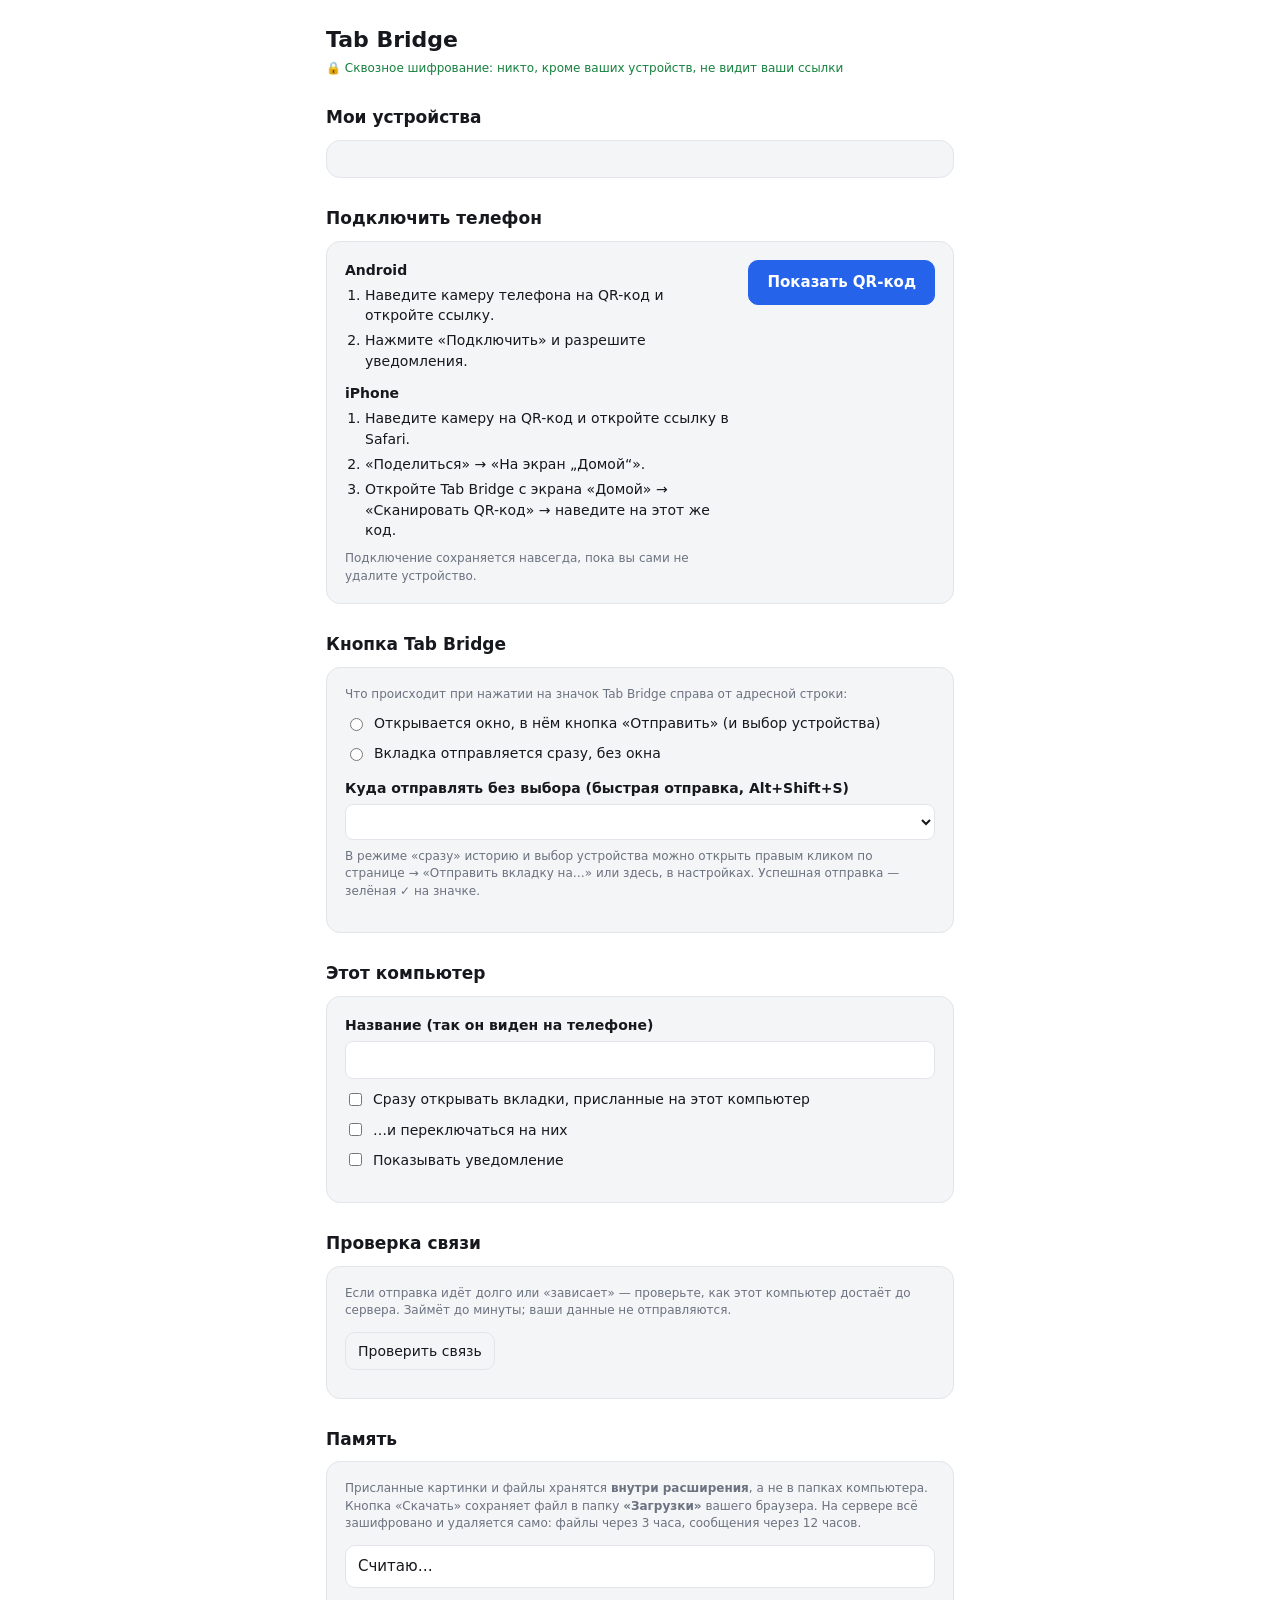
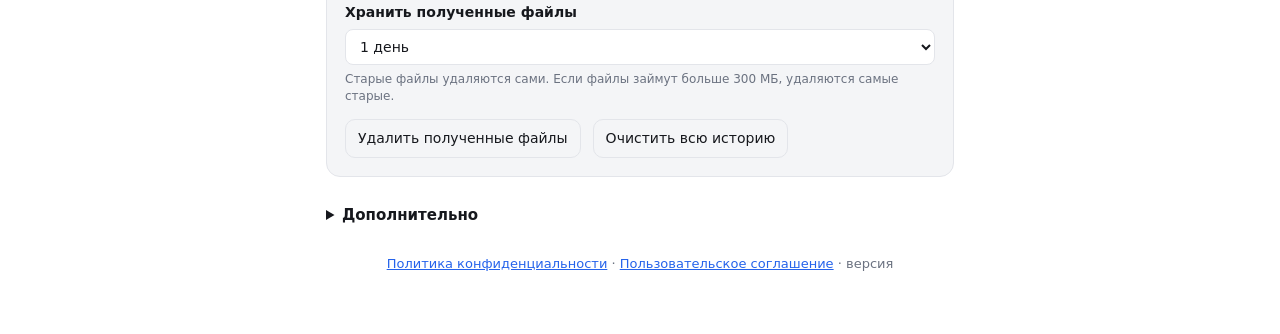
<file: extension/options.html>
<!doctype html>
<html lang="ru">
<head>
  <meta charset="utf-8">
  <meta name="viewport" content="width=device-width, initial-scale=1">
  <meta name="referrer" content="no-referrer">
  <title>Tab Bridge — устройства и настройки</title>
  <link rel="stylesheet" href="common.css">
  <style>
    main { max-width: 660px; margin: 0 auto; padding: 24px 16px 48px; }
    h1 { font-size: 22px; margin: 0 0 4px; }
    h2 { font-size: 17px; margin: 28px 0 10px; }
    .card { background: var(--card); border: 1px solid var(--line); border-radius: 14px; padding: 18px; }
    .welcome { background: var(--accent); color: var(--accent-text); border-radius: 14px; padding: 16px 18px; margin-top: 18px; }
    .welcome b { font-size: 17px; display: block; margin-bottom: 2px; }
    label { display: block; font-weight: 600; margin: 14px 0 6px; }
    .inline { display: flex; gap: 8px; flex-wrap: wrap; }
    .inline input { flex: 1 1 220px; min-width: 0; }
    .check { display: flex; align-items: center; gap: 8px; font-weight: 400; margin: 10px 0 0; }
    .actions { margin-top: 14px; display: flex; align-items: center; gap: 12px; flex-wrap: wrap; }
    .card input[type="text"], .card input[type="url"], .card input[type="password"] { background: var(--bg); }
    input[type="password"] { width: 100%; font: inherit; padding: 8px 10px; border-radius: 8px; border: 1px solid var(--line); color: var(--text); }
    .mono { font-family: ui-monospace, Consolas, monospace; letter-spacing: .03em; }
    .badge { font-size: 12px; color: var(--ok); }
    .pair { display: grid; grid-template-columns: 1fr auto; gap: 18px; align-items: start; }
    @media (max-width: 600px) { .pair { grid-template-columns: 1fr; } }
    .steps { margin: 0; padding-left: 20px; }
    .steps li { margin: 5px 0; }
    .os { font-weight: 600; margin: 12px 0 2px; }
    .os:first-child { margin-top: 0; }
    #qrBox { text-align: center; }
    #qr { display: inline-block; background: #fff; padding: 10px; border-radius: 14px; }
    #qr svg { width: 220px; height: 220px; display: block; }
    #qrBtn { font-size: 15px; padding: 11px 18px; }
    .warn { color: var(--err); font-size: 12px; }
    .dev { display: flex; align-items: center; gap: 12px; padding: 10px 0; border-bottom: 1px solid var(--line); }
    .dev:last-child { border-bottom: 0; }
    .dev .ic { font-size: 22px; }
    .dev .nm { font-weight: 600; }
    .dev .grow { flex: 1; min-width: 0; }
    .dev button { font-size: 13px; padding: 6px 10px; }
    .you { font-size: 12px; color: var(--accent); font-weight: 600; margin-left: 6px; }
    details { margin-top: 28px; }
    details > summary { cursor: pointer; font-weight: 600; font-size: 15px; }
    details .card { margin-top: 10px; }
    h3 { font-size: 14px; margin: 0 0 6px; }
    hr { border: 0; border-top: 1px solid var(--line); margin: 18px 0; }
    .mem { font-size: 15px; padding: 10px 12px; border-radius: 10px; background: var(--bg); border: 1px solid var(--line); }
    select { width: 100%; font: inherit; padding: 8px 10px; border-radius: 8px; border: 1px solid var(--line); background: var(--bg); color: var(--text); }
  </style>
</head>
<body>
<main>
  <h1>Tab Bridge</h1>
  <div class="badge">🔒 Сквозное шифрование: никто, кроме ваших устройств, не видит ваши ссылки</div>

  <div class="welcome" id="welcome" hidden>
    <b>Расширение установлено ✓</b>
    Осталось подключить телефон — это делается один раз.
  </div>

  <h2>Мои устройства</h2>
  <div class="card">
    <div id="devices"></div>
    <div class="muted" id="noDevices" style="margin-top:6px" hidden>
      Других устройств пока нет — подключите телефон ниже.
    </div>
  </div>

  <h2>Подключить телефон</h2>
  <div class="card">
    <div class="pair">
      <div>
        <div class="os">Android</div>
        <ol class="steps">
          <li>Наведите камеру телефона на QR-код и откройте ссылку.</li>
          <li>Нажмите «Подключить» и разрешите уведомления.</li>
        </ol>
        <div class="os">iPhone</div>
        <ol class="steps">
          <li>Наведите камеру на QR-код и откройте ссылку в Safari.</li>
          <li>«Поделиться» → «На экран „Домой“».</li>
          <li>Откройте Tab Bridge с экрана «Домой» → «Сканировать QR-код» → наведите на этот же код.</li>
        </ol>
        <div class="muted" style="margin-top:10px">Подключение сохраняется навсегда, пока вы сами не удалите устройство.</div>
      </div>
      <div id="qrBox">
        <div id="qr" hidden></div>
        <div><button id="qrBtn" class="primary">Показать QR-код</button></div>
        <div class="warn" id="qrWarn" style="margin-top:6px" hidden>В коде ваш ключ — не показывайте посторонним.</div>
      </div>
    </div>
    <div id="noPhone" class="warn" style="margin-top:10px" hidden>
      Адрес страницы для телефона не задан. Укажите его в разделе «Дополнительно».
    </div>
  </div>

  <h2 id="button">Кнопка Tab Bridge</h2>
  <div class="card">
    <div class="muted" style="margin-bottom:4px">Что происходит при нажатии на значок Tab Bridge справа от адресной строки:</div>
    <label class="check"><input type="radio" name="clickMode" value="popup"> Открывается окно, в нём кнопка «Отправить» (и выбор устройства)</label>
    <label class="check"><input type="radio" name="clickMode" value="instant"> Вкладка отправляется сразу, без окна</label>
    <label for="quickTarget">Куда отправлять без выбора (быстрая отправка, Alt+Shift+S)</label>
    <select id="quickTarget"></select>
    <div class="muted" style="margin-top:8px">
      В режиме «сразу» историю и выбор устройства можно открыть правым кликом по странице → «Отправить вкладку на…»
      или здесь, в настройках. Успешная отправка — зелёная ✓ на значке.
    </div>
    <div class="actions"><span id="btnMsg" role="status"></span></div>
  </div>

  <h2>Этот компьютер</h2>
  <div class="card">
    <label for="deviceName" style="margin-top:0">Название (так он виден на телефоне)</label>
    <input id="deviceName" type="text" maxlength="40">
    <label class="check"><input id="autoOpen" type="checkbox"> Сразу открывать вкладки, присланные на этот компьютер</label>
    <label class="check"><input id="focusOpened" type="checkbox"> …и переключаться на них</label>
    <label class="check"><input id="notify" type="checkbox"> Показывать уведомление</label>
    <div class="actions">
      <span id="basicMsg" role="status"></span>
    </div>
  </div>

  <h2>Проверка связи</h2>
  <div class="card">
    <p class="muted" style="margin-top:0">Если отправка идёт долго или «зависает» — проверьте, как этот компьютер достаёт до сервера. Займёт до минуты; ваши данные не отправляются.</p>
    <div class="actions" style="margin-top:0"><button id="netCheck">Проверить связь</button><button id="netCopy" hidden>Скопировать результат</button></div>
    <div id="netSteps" style="margin-top:10px"></div>
    <div class="mem" id="netVerdict" style="margin-top:10px" hidden></div>
  </div>

  <h2>Память</h2>
  <div class="card">
    <p class="muted" style="margin-top:0">
      Присланные картинки и файлы хранятся <b>внутри расширения</b>, а не в папках компьютера.
      Кнопка «Скачать» сохраняет файл в папку <b>«Загрузки»</b> вашего браузера.
      На сервере всё зашифровано и удаляется само: файлы через 3 часа, сообщения через 12 часов.
    </p>
    <div class="mem" id="memStats">Считаю…</div>
    <label for="keepDays">Хранить полученные файлы</label>
    <select id="keepDays">
      <option value="1">1 день</option>
      <option value="7">7 дней</option>
      <option value="30">30 дней</option>
      <option value="0">Пока есть место (до 300 МБ)</option>
    </select>
    <div class="muted" style="margin-top:6px">Старые файлы удаляются сами. Если файлы займут больше 300 МБ, удаляются самые старые.</div>
    <div class="actions">
      <button id="deleteFiles">Удалить полученные файлы</button>
      <button id="clearAll">Очистить всю историю</button>
      <span id="memMsg" role="status"></span>
    </div>
  </div>

  <details id="advanced">
    <summary>Дополнительно</summary>
    <div class="card">
      <h3>Ключ группы</h3>
      <div class="muted">Чтобы подключить второй компьютер, вставьте в его расширение этот ключ (раздел «Дополнительно» → «Подключить к другой группе»).</div>
      <div class="inline" style="margin-top:10px">
        <input id="secret" class="mono" type="password" readonly>
        <button id="show">Показать</button>
        <button id="copy">Копировать</button>
      </div>
      <div class="muted" style="margin-top:10px">
        <b>Резервная копия:</b> сохраните ключ в менеджере паролей. Если браузер переустановят,
        вставьте его в «Подключить к другой группе» — и устройства снова будут вместе
        (старую запись этого компьютера на телефоне потом можно удалить).
      </div>
      <div class="actions">
        <button id="newKey">Сменить ключ</button>
        <span class="muted">— если ключ мог утечь. Все устройства придётся подключить заново.</span>
      </div>

      <hr>
      <h3>Подключить к другой группе</h3>
      <div class="muted">Вставьте ключ с другого компьютера — этот компьютер присоединится к его устройствам.</div>
      <div class="inline" style="margin-top:10px">
        <input id="joinKey" class="mono" type="text" spellcheck="false" autocomplete="off" placeholder="xxxx-xxxx-xxxx-…">
        <button id="join">Подключить</button>
      </div>

      <hr>
      <label for="phoneUrl" style="margin-top:0">Адрес страницы для телефона</label>
      <input id="phoneUrl" type="url" spellcheck="false">
      <label for="server">Сервер ntfy (https)</label>
      <input id="server" type="url" spellcheck="false">
      <div class="actions">
        <button id="save" class="primary">Сохранить</button>
        <span id="msg" role="status"></span>
      </div>
    </div>
  </details>
  <p class="muted" style="margin-top:28px;text-align:center;font-size:13px">
    <a id="privacyLink" href="#" target="_blank" rel="noreferrer">Политика конфиденциальности</a> ·
    <a id="termsLink" href="#" target="_blank" rel="noreferrer">Пользовательское соглашение</a> ·
    версия <span id="extVersion"></span>
  </p>
</main>
<script src="config.js"></script>
<script src="tb-crypto.js"></script>
<script src="lib/qrcode.js"></script>
<script src="options.js"></script>
</body>
</html>
</file>
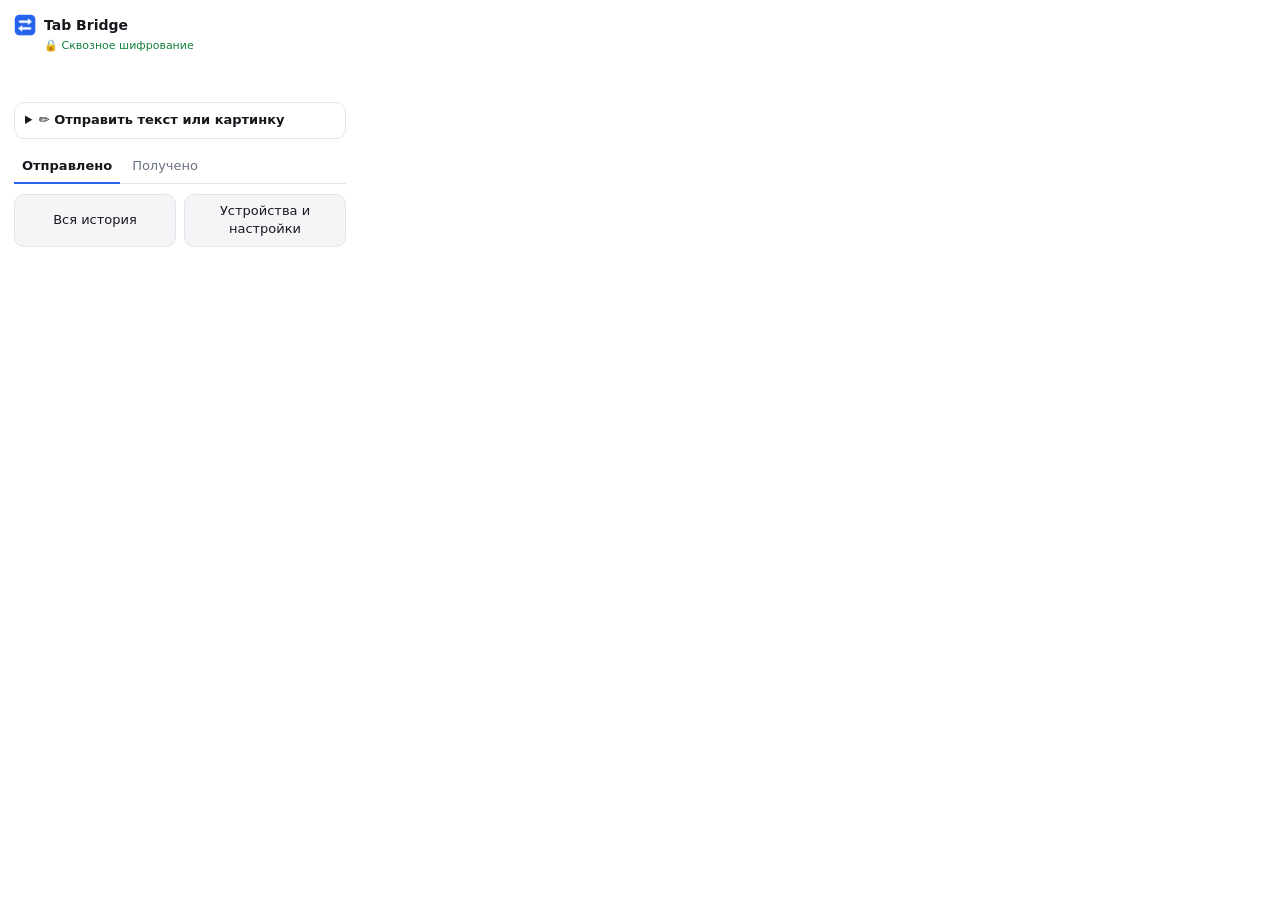
<file: extension/popup.html>
<!doctype html>
<html lang="ru">
<head>
  <meta charset="utf-8">
  <meta name="viewport" content="width=device-width, initial-scale=1">
  <meta name="referrer" content="no-referrer">
  <title>Tab Bridge</title>
  <link rel="stylesheet" href="common.css">
  <style>
    body { width: 360px; max-width: 100%; padding: 14px; }
    body.full { width: auto; max-width: 620px; margin: 0 auto; padding: 24px 16px; }
    header { display: flex; align-items: center; gap: 8px; }
    header img { width: 22px; height: 22px; }
    header .name { font-weight: 600; flex: 1; }
    .lock { font-size: 11px; color: var(--ok); margin: 2px 0 12px 30px; }
    .page { background: var(--card); border: 1px solid var(--line); border-radius: 10px; padding: 8px 10px; margin-bottom: 10px; }
    .page .t { font-weight: 600; overflow: hidden; text-overflow: ellipsis; white-space: nowrap; }
    .page .h { font-size: 12px; color: var(--muted); overflow: hidden; text-overflow: ellipsis; white-space: nowrap; }
    #targets { display: grid; gap: 8px; }
    #targets button { width: 100%; padding: 12px; font-size: 15px; text-align: left; display: flex; align-items: center; gap: 10px; }
    #targets button .ic { font-size: 18px; }
    #targets button .nm { flex: 1; overflow: hidden; text-overflow: ellipsis; white-space: nowrap; }
    #targets .all { justify-content: center; font-size: 14px; padding: 9px; }
    #targets button:not(.primary) .nm { font-weight: 500; }
    .empty-box { text-align: center; padding: 6px 0 2px; }
    .empty-box p { margin: 0 0 10px; }
    #status { min-height: 18px; margin: 8px 0 2px; font-size: 13px; overflow-wrap: anywhere; }
    .tabs { display: flex; gap: 4px; margin: 12px 0 6px; border-bottom: 1px solid var(--line); }
    .tabs button { border: 0; background: none; border-radius: 0; padding: 6px 8px; color: var(--muted); font-size: 13px; border-bottom: 2px solid transparent; margin-bottom: -1px; }
    .tabs button.on { color: var(--text); border-bottom-color: var(--accent); font-weight: 600; }
    ul { list-style: none; margin: 0; padding: 0; }
    li { padding: 7px 4px; border-bottom: 1px solid var(--line); }
    li:last-child { border-bottom: 0; }
    li .t { display: block; overflow: hidden; text-overflow: ellipsis; white-space: nowrap; }
    li .m { display: block; font-size: 12px; color: var(--muted); }
    li a { color: var(--text); text-decoration: none; }
    li a:hover .t { text-decoration: underline; }
    .st-opened { color: var(--ok); }
    .st-delivered { color: var(--accent); }
    .none { padding: 8px 4px; }
    footer { display: flex; justify-content: space-between; margin-top: 10px; gap: 8px; }
    footer button { flex: 1; font-size: 13px; padding: 7px 8px; }
    .small-note { margin-top: 8px; font-size: 11px; }
    .link { background: none; border: 0; padding: 0; color: var(--accent); text-decoration: underline; font-size: inherit; cursor: pointer; }
    .warn-box { margin-top: 10px; padding: 8px 10px; border-radius: 8px; background: color-mix(in srgb, var(--err) 12%, transparent); color: var(--err); font-size: 12px; display: flex; gap: 8px; align-items: start; }
    .warn-box span { flex: 1; }
    .warn-box .x { background: none; border: 0; padding: 0 2px; color: inherit; }
    .retry { margin-top: 4px; font-size: 12px; padding: 3px 8px; }
    .compose { margin-top: 10px; border: 1px solid var(--line); border-radius: 10px; padding: 8px 10px; }
    .compose summary { cursor: pointer; font-size: 13px; font-weight: 600; }
    .compose textarea { width: 100%; margin-top: 8px; font: inherit; font-size: 13px; padding: 7px 8px; border-radius: 8px; border: 1px solid var(--line); background: var(--card); color: var(--text); resize: vertical; }
    .compose-row { display: flex; gap: 6px; margin-top: 6px; }
    .compose-row select { flex: 1; min-width: 0; font: inherit; font-size: 13px; border-radius: 8px; border: 1px solid var(--line); background: var(--card); color: var(--text); }
    .compose-row .primary { flex: 1; }
    .full-row { display: block; font-size: 12px; margin-top: 6px; color: var(--muted, #888); }
    .full-row[hidden] { display: none; }
    .attach-info { font-size: 13px; margin-top: 6px; overflow: hidden; text-overflow: ellipsis; white-space: nowrap; }
  </style>
</head>
<body>
  <header>
    <img src="icons/icon48.png" alt="">
    <span class="name">Tab Bridge</span>
    <span class="muted" id="me"></span>
  </header>
  <div class="lock">🔒 Сквозное шифрование</div>

  <div id="sendBox">
    <div class="page" id="page" hidden><div class="t" id="pageTitle"></div><div class="h" id="pageHost"></div></div>
    <div id="targets"></div>
    <div id="status" role="status"></div>
    <details class="compose" id="compose">
      <summary>✏️ Отправить текст или картинку</summary>
      <textarea id="composeText" rows="3" placeholder="Напишите текст или вставьте скриншот (Ctrl+V)"></textarea>
      <div class="attach-info" id="attachInfo" hidden>🖼 <span id="attachName"></span> <button class="link" id="attachClear">убрать</button></div>
      <label class="full-row" id="fullRow" hidden><input type="checkbox" id="fullQuality"> Без сжатия (исходное качество, дольше)</label>
      <div class="compose-row">
        <button id="attachBtn" title="Выбрать файл или картинку">📎 Файл</button>
        <select id="composeTo" hidden aria-label="Куда отправить"></select>
        <button id="composeSend" class="primary" disabled>Отправить</button>
      </div>
      <input type="file" id="fileInput" hidden>
    </details>
  </div>

  <div class="warn-box" id="warn" hidden><span id="warnText"></span> <button class="x" id="warnClose" title="Скрыть">✕</button></div>

  <div class="tabs">
    <button id="tabSent" class="on">Отправлено</button>
    <button id="tabRecv">Получено</button>
  </div>
  <ul id="list"></ul>
  <div id="none" class="muted none" hidden></div>

  <footer>
    <button id="full">Вся история</button>
    <button id="settings">Устройства и настройки</button>
  </footer>
  <div class="muted small-note" id="hint" hidden>Можно отправлять сразу по клику на значок, без этого окна — <button class="link" id="hintLink">включить в настройках</button></div>
  <div class="muted small-note" id="last"></div>

  <script src="shrink.js"></script>
  <script src="popup.js"></script>
</body>
</html>
</file>
<file: docs/app.css>
:root {
  --bg: #f6f7f9;
  --card: #ffffff;
  --text: #16181d;
  --muted: #6b7280;
  --line: #e3e5ea;
  --accent: #2563eb;
  --accent-text: #ffffff;
  --ok: #15803d;
  --err: #b91c1c;
  color-scheme: light;
}
@media (prefers-color-scheme: dark) {
  :root {
    --bg: #111317;
    --card: #1c1f25;
    --text: #eceef2;
    --muted: #9aa1ad;
    --line: #2e323a;
    --accent: #4f8cff;
    --accent-text: #0b1020;
    --ok: #4ade80;
    --err: #f87171;
    color-scheme: dark;
  }
}
* { box-sizing: border-box; }
[hidden] { display: none !important; }
body {
  margin: 0;
  background: var(--bg);
  color: var(--text);
  font: 16px/1.45 system-ui, -apple-system, "Segoe UI", Roboto, sans-serif;
  -webkit-text-size-adjust: 100%;
}
main { max-width: 560px; margin: 0 auto; padding: max(16px, env(safe-area-inset-top)) 16px 32px; }
header { display: flex; align-items: center; gap: 10px; margin-bottom: 14px; }
header img { border-radius: 7px; }
header > div { flex: 1; }
.title { font-weight: 700; font-size: 18px; }
.lock { font-size: 12px; color: var(--ok); }
.card {
  background: var(--card);
  border: 1px solid var(--line);
  border-radius: 16px;
  padding: 16px;
  margin-bottom: 14px;
}
h2 { font-size: 16px; margin: 0 0 10px; }
label { display: block; font-weight: 600; font-size: 14px; margin: 12px 0 6px; }
.check { display: flex; align-items: center; gap: 8px; font-weight: 400; }
input[type="text"], input[type="url"], input[type="password"] {
  width: 100%;
  font: inherit;
  padding: 11px 12px;
  border-radius: 10px;
  border: 1px solid var(--line);
  background: var(--bg);
  color: var(--text);
}
#secret { font-family: ui-monospace, Menlo, Consolas, monospace; }
button {
  font: inherit;
  border: 1px solid var(--line);
  background: var(--bg);
  color: var(--text);
  border-radius: 10px;
  padding: 11px 14px;
  cursor: pointer;
}
button.primary { background: var(--accent); border-color: var(--accent); color: var(--accent-text); font-weight: 600; }
button.ghost { padding: 7px 10px; font-size: 14px; }
button.link { background: none; border: 0; padding: 0; color: var(--muted); font-size: 13px; text-decoration: underline; }
button.danger { margin-top: 18px; width: 100%; color: var(--err); background: none; font-size: 14px; }
button:disabled { opacity: .6; }
.row { display: flex; gap: 8px; margin-top: 10px; }
.row button { flex: 1; }
.head { display: flex; justify-content: space-between; align-items: baseline; }
.msg { min-height: 20px; margin-top: 8px; font-size: 14px; overflow-wrap: anywhere; }
.muted { color: var(--muted); font-size: 14px; }
.small { font-size: 12px; margin-top: 8px; }
.ok { color: var(--ok); }
.err { color: var(--err); }
details { margin-top: 12px; }
summary { cursor: pointer; color: var(--muted); font-size: 14px; }
ul { list-style: none; margin: 0; padding: 0; }
li a {
  display: block;
  text-decoration: none;
  color: var(--text);
  padding: 10px 2px;
  border-bottom: 1px solid var(--line);
}
li:last-child a { border-bottom: 0; }
li .t { display: block; overflow: hidden; text-overflow: ellipsis; white-space: nowrap; font-weight: 500; }
li .m { display: block; color: var(--muted); font-size: 13px; }
.push { border-color: var(--accent); }
.push p { margin: 0 0 12px; }
.push button { width: 100%; }
.pushok { font-size: 13px; color: var(--ok); margin: -4px 0 12px 4px; }
.push .msg:empty { display: none; }
button.big { width: 100%; padding: 14px; font-size: 17px; }
.mono { font-family: ui-monospace, Menlo, Consolas, monospace; }
.steps { padding-left: 22px; margin: 8px 0 0; }
.steps li { margin: 8px 0; }
.sym { display: inline-block; border: 1px solid var(--line); border-radius: 6px; padding: 0 5px; font-size: 13px; }
.urlrow { display: flex; gap: 8px; }
.urlrow input { flex: 1; min-width: 0; }
.urlrow button { flex: none; }
.targets { display: grid; gap: 8px; margin-top: 10px; }
.targets button { width: 100%; text-align: left; display: flex; align-items: center; gap: 10px; }
.targets button .nm { flex: 1; overflow: hidden; text-overflow: ellipsis; white-space: nowrap; }
.targets button.all { justify-content: center; }
.tabs { display: flex; gap: 4px; margin: -4px 0 6px; border-bottom: 1px solid var(--line); }
.tabs button { border: 0; background: none; border-radius: 0; padding: 8px 10px; color: var(--muted); border-bottom: 2px solid transparent; margin-bottom: -1px; font-size: 15px; }
.tabs button.on { color: var(--text); border-bottom-color: var(--accent); font-weight: 600; }
li .t { display: block; }
.st-delivered { color: var(--accent); }
.st-opened { color: var(--ok); }
li.sent { padding: 10px 2px; border-bottom: 1px solid var(--line); }
li.sent:last-child { border-bottom: 0; }
.dev { display: flex; align-items: center; gap: 12px; padding: 10px 0; border-bottom: 1px solid var(--line); }
.dev:last-child { border-bottom: 0; }
.dev .ic { font-size: 22px; }
.dev .grow { flex: 1; min-width: 0; }
.dev .nm { font-weight: 600; }
.dev button { padding: 7px 10px; font-size: 14px; }
.you { font-size: 12px; color: var(--accent); font-weight: 600; margin-left: 6px; }
#scanner { position: fixed; inset: 0; background: #000; z-index: 10; display: flex; flex-direction: column; }
#scanner video { flex: 1; width: 100%; object-fit: cover; }
#scanner .frame { position: absolute; left: 50%; top: 42%; width: 64vmin; height: 64vmin; transform: translate(-50%, -50%); border: 3px solid rgba(255,255,255,.9); border-radius: 18px; box-shadow: 0 0 0 100vmax rgba(0,0,0,.45); pointer-events: none; }
#scanner .scanbar { position: absolute; left: 0; right: 0; bottom: 0; padding: 18px 16px max(18px, env(safe-area-inset-bottom)); color: #fff; text-align: center; background: linear-gradient(transparent, rgba(0,0,0,.8)); }
#scanner .scanbar div { margin-bottom: 12px; }
#scanner .scanbar button { background: rgba(255,255,255,.15); color: #fff; border-color: rgba(255,255,255,.3); width: 100%; }
.mt { margin-top: 12px; }
.mt6 { margin-top: 6px; }
.wide { width: 100%; }
.targets { grid-template-columns: minmax(0, 1fr); }
.targets button .nm { min-width: 0; }
select { width: 100%; font: inherit; padding: 11px 12px; border-radius: 10px; border: 1px solid var(--line); background: var(--bg); color: var(--text); }
li.recv { display: flex; align-items: center; gap: 6px; border-bottom: 1px solid var(--line); }
li.recv:last-child { border-bottom: 0; }
li.recv a { flex: 1; min-width: 0; border-bottom: 0; }
li.recv .t { overflow: hidden; text-overflow: ellipsis; white-space: nowrap; }
.more { flex: none; background: none; border: 0; font-size: 20px; padding: 6px 10px; color: var(--muted); line-height: 1; }
.unread .t::before { content: "● "; color: var(--accent); }
.sheet-bg { position: fixed; inset: 0; background: rgba(0,0,0,.45); z-index: 20; display: flex; align-items: flex-end; }
.sheet { width: 100%; max-width: 560px; margin: 0 auto; background: var(--card); border-radius: 18px 18px 0 0; padding: 14px 16px max(16px, env(safe-area-inset-bottom)); }
.sheet-title { font-size: 13px; color: var(--muted); text-align: center; margin: 2px 8px 10px; overflow: hidden; text-overflow: ellipsis; white-space: nowrap; }
.sheet button { width: 100%; margin-top: 8px; }
.sheet .sheet-cancel { margin-top: 14px; font-weight: 600; }
.retry { margin-top: 6px; font-size: 13px; padding: 5px 10px; }
.warn { color: var(--err); }
.warn-box { margin: 0 0 12px; padding: 10px 12px; border-radius: 12px; background: var(--card); border: 1px solid var(--err); color: var(--err); font-size: 14px; }
.open-card { border-color: var(--accent); }
.open-title { font-weight: 600; margin: 4px 0 2px; overflow: hidden; text-overflow: ellipsis; display: -webkit-box; -webkit-line-clamp: 2; -webkit-box-orient: vertical; }
/* ---------- send.html ---------- */
body.send-page main { min-height: 100vh; display: flex; align-items: center; justify-content: center; }
.send-box { width: 100%; max-width: 420px; background: var(--card); border: 1px solid var(--line); border-radius: 22px; padding: 28px 20px 22px; text-align: center; }
.send-icon { width: 64px; height: 64px; margin: 0 auto 12px; border-radius: 50%; display: flex; align-items: center; justify-content: center; font-size: 30px; background: var(--bg); }
.send-box.ok .send-icon { background: var(--ok); color: #fff; font-weight: 700; }
.send-box.err .send-icon { background: var(--err); color: #fff; font-weight: 700; }
.send-box.busy .send-icon { animation: tb-pulse 1s ease-in-out infinite; }
@keyframes tb-pulse { 50% { opacity: .45; } }
@media (prefers-reduced-motion: reduce) { .send-box.busy .send-icon { animation: none; } }
.send-title { font-size: 20px; font-weight: 700; }
.send-sub { color: var(--muted); margin-top: 6px; overflow-wrap: anywhere; }
.send-link { color: var(--muted); font-size: 13px; margin-top: 10px; overflow: hidden; text-overflow: ellipsis; white-space: nowrap; }
.send-box .targets { margin-top: 16px; text-align: left; }
.send-remember { justify-content: center; margin-top: 12px; font-size: 14px; }
.send-actions { display: grid; gap: 8px; margin-top: 16px; }
.send-actions:empty { display: none; }
/* ---------- быстрая отправка ---------- */
.ok-card { border-color: var(--ok); }
.ok-card h2 { color: var(--ok); }
.quick-banner { border-color: var(--accent); }
.quick-banner .row { margin-top: 12px; }
button.clip { margin-bottom: 4px; }
.step { position: relative; padding-left: 56px; }
.step-n { position: absolute; left: 16px; top: 16px; width: 28px; height: 28px; border-radius: 50%; background: var(--accent); color: var(--accent-text); font-weight: 700; display: flex; align-items: center; justify-content: center; }
.step-n:empty { display: none; }
#qAndroid.step { padding-left: 16px; }
textarea.code { width: 100%; font: 12px/1.4 ui-monospace, Menlo, Consolas, monospace; padding: 8px; border-radius: 8px; border: 1px solid var(--line); background: var(--bg); color: var(--text); resize: vertical; margin-top: 8px; }
.ok { color: var(--ok); }
.pulse { animation: tb-pulse 0.6s ease-in-out 3; }
@media (prefers-reduced-motion: reduce) { .pulse { animation: none; } }
/* ---------- главный экран: «Вставить и отправить» ---------- */
.center { text-align: center; }
.hero { padding: 20px 16px 16px; }
.hero-title { font-size: 20px; margin-bottom: 14px; }
.howto { list-style: none; margin: 0 0 16px; padding: 0; display: grid; gap: 10px; counter-reset: howto; }
.howto li { counter-increment: howto; display: grid; grid-template-columns: 26px 1fr; grid-template-rows: auto auto; column-gap: 10px; row-gap: 6px; align-items: center; }
.howto li::before { content: counter(howto); grid-row: 1 / span 2; align-self: start; width: 26px; height: 26px; border-radius: 50%; background: var(--accent); color: var(--accent-text); font-weight: 700; font-size: 14px; display: flex; align-items: center; justify-content: center; }
.howto-text { font-size: 15px; line-height: 1.35; }
.howto-pic { display: flex; align-items: center; gap: 8px; flex-wrap: wrap; }
.howto-pic.big { justify-content: center; margin: 4px 0 10px; transform: scale(1.12); }
/* мини-копии элементов iOS, чтобы было видно, что искать на экране */
.ios-btn { display: inline-flex; align-items: center; justify-content: center; min-width: 34px; height: 30px; padding: 0 6px; border-radius: 8px; background: var(--bg); border: 1px solid var(--line); color: #0a84ff; font-size: 18px; line-height: 1; vertical-align: middle; }
.ios-row { display: inline-flex; align-items: center; gap: 6px; height: 30px; padding: 0 12px; border-radius: 10px; background: var(--bg); border: 1px solid var(--line); font-size: 14px; font-weight: 600; white-space: nowrap; vertical-align: middle; }
.pic-arrow { color: var(--muted); font-size: 20px; }
.mini-btn { display: inline-flex; align-items: center; height: 30px; padding: 0 12px; border-radius: 10px; background: var(--accent); color: var(--accent-text); font-size: 13px; font-weight: 600; }
.hero-btn { width: 100%; min-height: 64px; display: flex; flex-direction: column; align-items: center; justify-content: center; gap: 2px; font-size: 19px; border-radius: 14px; }
.hb-main { font-weight: 700; }
.hb-sub { font-size: 13px; font-weight: 500; opacity: .85; }
.hb-sub:empty { display: none; }
#pasteHint { margin: 8px 0 0; }
.sent-done { display: flex; align-items: center; gap: 12px; margin-top: 12px; padding: 12px 14px; border-radius: 12px; background: color-mix(in srgb, var(--ok) 14%, var(--card)); }
.sd-icon { flex: none; width: 34px; height: 34px; border-radius: 50%; background: var(--ok); color: #fff; font-weight: 800; display: flex; align-items: center; justify-content: center; }
.sd-text { font-weight: 600; overflow-wrap: anywhere; }
.manual-send { margin-top: 14px; }
.manual-send summary { font-size: 14px; }
.faster { display: grid; gap: 10px; border-style: dashed; }
.faster-text { display: grid; gap: 2px; }
#androidHint { margin: -4px 0 14px; }
.big-steps li { margin: 12px 0; line-height: 1.6; }
/* ---------- мастер ---------- */
.wiz-top { display: flex; justify-content: space-between; align-items: center; margin: 0 2px 10px; }
.wiz h2 { font-size: 19px; }
.wiz-goal { margin: -4px 0 14px; padding: 12px; border-radius: 12px; background: var(--bg); }
.wiz-goal p { margin: 6px 0 0; font-size: 14px; text-align: center; }
.wiz-status { min-height: 22px; margin-top: 10px; font-weight: 600; text-align: center; }
.wiz-status.ok { color: var(--ok); }
.wiz-status.wait { color: var(--muted); font-weight: 400; }
.expert summary { color: var(--muted); }
.expert textarea { margin-top: 8px; }
button:focus-visible, summary:focus-visible, a:focus-visible { outline: 3px solid color-mix(in srgb, var(--accent) 55%, transparent); outline-offset: 2px; }
/* ---------- вкладки «Ссылку / Скриншот / Текст» ---------- */
.seg { display: grid; grid-template-columns: repeat(3, 1fr); gap: 4px; padding: 4px; border-radius: 12px; background: var(--bg); margin-bottom: 16px; }
.seg button { border: 0; background: none; padding: 9px 4px; border-radius: 9px; font-size: 14px; font-weight: 600; color: var(--muted); }
.seg button[aria-selected="true"] { background: var(--card); color: var(--text); box-shadow: 0 1px 3px rgba(0, 0, 0, .12); }
.vh { position: absolute; width: 1px; height: 1px; opacity: 0; pointer-events: none; }
.pick { width: 100%; min-height: 128px; display: flex; flex-direction: column; align-items: center; justify-content: center; gap: 4px; border: 2px dashed color-mix(in srgb, var(--accent) 45%, var(--line)); background: color-mix(in srgb, var(--accent) 6%, var(--card)); border-radius: 16px; }
.pick-icon { font-size: 34px; }
.pick-main { font-size: 17px; font-weight: 700; color: var(--accent); }
.pick-sub { font-size: 13px; color: var(--muted); }
.thumbs { display: grid; grid-template-columns: repeat(3, 1fr); gap: 8px; margin: 12px 0; }
.thumbs:empty { display: none; }
.thumb { position: relative; aspect-ratio: 1; border-radius: 10px; overflow: hidden; background: var(--bg); border: 1px solid var(--line); }
.thumb img { width: 100%; height: 100%; object-fit: cover; display: block; }
.thumb button { position: absolute; top: 4px; right: 4px; width: 26px; height: 26px; padding: 0; border-radius: 50%; background: rgba(0, 0, 0, .55); color: #fff; border: 0; font-size: 14px; line-height: 1; }
#textInput { width: 100%; font: inherit; padding: 11px 12px; border-radius: 12px; border: 1px solid var(--line); background: var(--bg); color: var(--text); resize: vertical; min-height: 120px; }
/* полученные картинки и текст в списке */
li.recv .rthumb { flex: none; width: 46px; height: 46px; border-radius: 8px; object-fit: cover; background: var(--bg); border: 1px solid var(--line); }
li.recv .rk { flex: none; width: 46px; height: 46px; border-radius: 8px; display: flex; align-items: center; justify-content: center; font-size: 22px; background: var(--bg); }
li.recv .err-t { color: var(--err); }
/* просмотр */
.viewer { position: fixed; inset: 0; z-index: 30; background: var(--bg); display: flex; flex-direction: column; padding: max(12px, env(safe-area-inset-top)) 16px max(16px, env(safe-area-inset-bottom)); }
.viewer-top { display: flex; align-items: center; gap: 10px; }
.viewer-head { flex: 1; min-width: 0; }
.viewer-title { font-weight: 700; overflow: hidden; text-overflow: ellipsis; white-space: nowrap; }
.viewer-body { flex: 1; min-height: 0; overflow: auto; margin: 12px 0; display: flex; align-items: flex-start; justify-content: center; }
.viewer-body img { max-width: 100%; max-height: 100%; object-fit: contain; border-radius: 8px; align-self: center; }
.viewer-body pre { width: 100%; margin: 0; white-space: pre-wrap; overflow-wrap: anywhere; font: 16px/1.5 system-ui, -apple-system, "Segoe UI", Roboto, sans-serif; background: var(--card); border: 1px solid var(--line); border-radius: 12px; padding: 14px; }
.viewer-actions { display: grid; gap: 8px; }
li.recv a.recv-row { display: flex; align-items: center; gap: 12px; }
li.recv a.recv-row .grow { flex: 1; min-width: 0; }
.mem { font-size: 15px; padding: 12px; border-radius: 12px; background: var(--bg); border: 1px solid var(--line); line-height: 1.5; }
#forget { margin-top: 0; }
.recipe li > button { margin: 2px 0 4px; }
.recipe li > .wiz-status { display: block; min-height: 0; margin-top: 4px; text-align: left; }
.full-q { justify-content: center; font-size: 14px; color: var(--muted); margin: 0 0 12px; }

/* Юридические страницы */
.legal { max-width: 720px; line-height: 1.55; font-size: 15px; }
.legal h1 { font-size: 22px; margin: 8px 0 6px; }
.legal h2 { font-size: 17px; margin: 22px 0 8px; }
.legal ul { padding-left: 20px; }
.legal li { margin: 6px 0; }
.legal a { color: var(--accent, #2563eb); }
.legal hr { border: 0; border-top: 1px solid var(--line, #ddd); margin: 24px 0; }
.legal-links { text-align: center; font-size: 13px; }
.legal-links a { color: var(--muted); }
.legal ul { list-style: disc; margin: 0 0 10px; }
.legal li { display: list-item; border: 0; padding: 0; background: none; }
.legal li a { display: inline; padding: 0; border: 0; color: var(--accent, #2563eb); }

/* Проверка связи */
.net-steps { margin: 10px 0 0; }
.net-steps li { display: flex; justify-content: space-between; gap: 8px; padding: 6px 0; border-bottom: 1px solid var(--line); font-size: 14px; }
.net-steps li:last-child { border-bottom: 0; }
.net-steps .ok { color: var(--ok, #16a34a); }
.net-steps .bad { color: var(--err); }
#netVerdict { margin-top: 10px; }
</file>
<file: extension/common.css>
:root {
  --bg: #ffffff;
  --card: #f4f5f7;
  --text: #16181d;
  --muted: #6b7280;
  --line: #e3e5ea;
  --accent: #2563eb;
  --accent-text: #ffffff;
  --ok: #15803d;
  --err: #b91c1c;
  color-scheme: light;
}
@media (prefers-color-scheme: dark) {
  :root {
    --bg: #17191e;
    --card: #22252c;
    --text: #eceef2;
    --muted: #9aa1ad;
    --line: #30343c;
    --accent: #4f8cff;
    --accent-text: #0b1020;
    --ok: #4ade80;
    --err: #f87171;
    color-scheme: dark;
  }
}
* { box-sizing: border-box; }
body {
  margin: 0;
  background: var(--bg);
  color: var(--text);
  font: 14px/1.45 system-ui, -apple-system, "Segoe UI", Roboto, sans-serif;
}
button {
  font: inherit;
  border: 1px solid var(--line);
  background: var(--card);
  color: var(--text);
  border-radius: 10px;
  padding: 8px 12px;
  cursor: pointer;
}
button.primary {
  background: var(--accent);
  border-color: var(--accent);
  color: var(--accent-text);
  font-weight: 600;
}
button:disabled { opacity: .6; cursor: default; }
input[type="text"], input[type="url"] {
  width: 100%;
  font: inherit;
  padding: 8px 10px;
  border-radius: 8px;
  border: 1px solid var(--line);
  background: var(--card);
  color: var(--text);
}
a { color: var(--accent); }
.muted { color: var(--muted); font-size: 12px; }
.ok { color: var(--ok); }
.err { color: var(--err); }
code {
  background: var(--card);
  border: 1px solid var(--line);
  border-radius: 6px;
  padding: 1px 5px;
  word-break: break-all;
}
[hidden] { display: none !important; }
</file>
